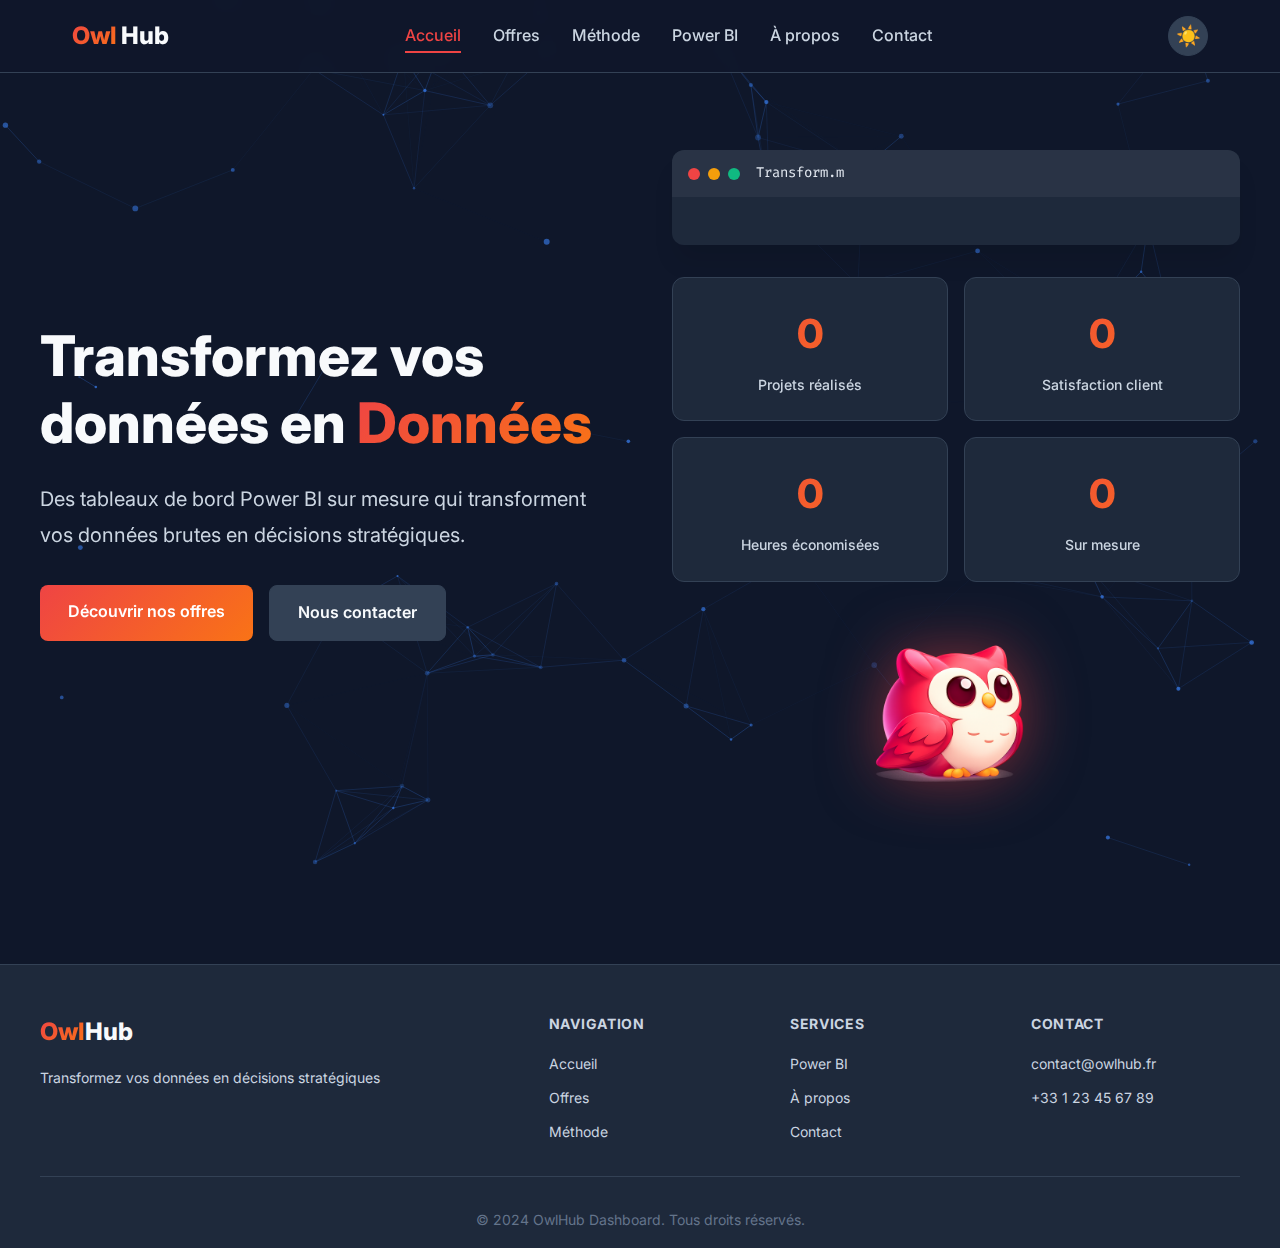
<file: index.html>
<!DOCTYPE html>
<html lang="fr" data-theme="dark">
<head>
    <meta charset="UTF-8">
    <meta name="viewport" content="width=device-width, initial-scale=1.0">
    <title>OwlHub Dashboard - Tableaux de bord Power BI sur mesure</title>
    <link rel="preconnect" href="https://fonts.googleapis.com">
    <link rel="preconnect" href="https://fonts.gstatic.com" crossorigin>
    <link href="https://fonts.googleapis.com/css2?family=Inter:wght@400;500;600;700;800&family=Fira+Code:wght@400;500&display=swap" rel="stylesheet">
    <link rel="stylesheet" href="assets/css/style.css">
</head>
<body>
    <canvas id="particles-canvas"></canvas>

    <!-- Navigation -->
    <nav class="navbar">
        <div class="nav-container">
            <a href="index.html" class="logo">
                <span class="logo-owl">Owl</span><span class="logo-hub">Hub</span>
            </a>

            <ul class="nav-menu">
                <li><a href="index.html" class="nav-link active">Accueil</a></li>
                <li><a href="offres.html" class="nav-link">Offres</a></li>
                <li><a href="methode.html" class="nav-link">Méthode</a></li>
                <li><a href="power-bi.html" class="nav-link">Power BI</a></li>
                <li><a href="a-propos.html" class="nav-link">À propos</a></li>
                <li><a href="contact.html" class="nav-link">Contact</a></li>
            </ul>

            <div class="nav-actions">
                <button id="theme-toggle" class="theme-toggle" aria-label="Toggle theme">
                    <span class="theme-icon sun">☀️</span>
                    <span class="theme-icon moon">🌙</span>
                </button>
            </div>
        </div>
    </nav>

    <!-- Hero Section -->
    <section class="hero">
        <div class="hero-container">
            <div class="hero-content">
                <h1 class="hero-title">
                    Transformez vos données en <span id="animated-word" class="animated-word">insights</span>
                </h1>
                <p class="hero-description">
                    Des tableaux de bord Power BI sur mesure qui transforment vos données brutes en décisions stratégiques.
                </p>

                <div class="hero-cta">
                    <a href="offres.html" class="btn btn-primary">Découvrir nos offres</a>
                    <a href="contact.html" class="btn btn-secondary">Nous contacter</a>
                </div>
            </div>

            <div class="hero-visual">
                <!-- Code Window -->
                <div class="code-window">
                    <div class="code-window-header">
                        <div class="code-dots">
                            <span class="dot dot-red"></span>
                            <span class="dot dot-yellow"></span>
                            <span class="dot dot-green"></span>
                        </div>
                        <span class="code-window-title">Transform.m</span>
                    </div>
                    <div class="code-window-body">
                        <pre><code id="typing-code" class="code-content"></code></pre>
                    </div>
                </div>

                <!-- Stats Grid -->
                <div class="stats-grid">
                    <div class="stat-card">
                        <div class="stat-value" data-target="50">0</div>
                        <div class="stat-label">Projets réalisés</div>
                    </div>
                    <div class="stat-card">
                        <div class="stat-value" data-target="95">0</div>
                        <div class="stat-label">Satisfaction client</div>
                    </div>
                    <div class="stat-card">
                        <div class="stat-value" data-target="24">0</div>
                        <div class="stat-label">Heures économisées</div>
                    </div>
                    <div class="stat-card">
                        <div class="stat-value" data-target="100">0</div>
                        <div class="stat-label">Sur mesure</div>
                    </div>
                </div>

                <!-- Owl Mascot -->
                <img src="assets/images/owl_dark.png" alt="OwlHub Mascot" class="owl-mascot" id="owl-mascot">
            </div>
        </div>
    </section>

    <!-- Footer -->
    <footer class="footer">
        <div class="footer-container">
            <div class="footer-brand">
                <div class="footer-logo">
                    <span class="logo-owl">Owl</span><span class="logo-hub">Hub</span>
                </div>
                <p class="footer-tagline">Transformez vos données en décisions stratégiques</p>
            </div>

            <div class="footer-links">
                <div class="footer-column">
                    <h4>Navigation</h4>
                    <ul>
                        <li><a href="index.html" class="footer-link">Accueil</a></li>
                        <li><a href="offres.html" class="footer-link">Offres</a></li>
                        <li><a href="methode.html" class="footer-link">Méthode</a></li>
                    </ul>
                </div>
                <div class="footer-column">
                    <h4>Services</h4>
                    <ul>
                        <li><a href="power-bi.html" class="footer-link">Power BI</a></li>
                        <li><a href="a-propos.html" class="footer-link">À propos</a></li>
                        <li><a href="contact.html" class="footer-link">Contact</a></li>
                    </ul>
                </div>
                <div class="footer-column">
                    <h4>Contact</h4>
                    <ul>
                        <li><a href="mailto:contact@owlhub.fr" class="footer-link">contact@owlhub.fr</a></li>
                        <li><a href="tel:+33123456789" class="footer-link">+33 1 23 45 67 89</a></li>
                    </ul>
                </div>
            </div>
        </div>
        <div class="footer-bottom">
            <p>&copy; 2024 OwlHub Dashboard. Tous droits réservés.</p>
        </div>
    </footer>

    <!-- Scripts -->
    <script src="assets/js/particles.js"></script>
    <script src="assets/js/text-animation.js"></script>
    <script src="assets/js/typing.js"></script>
    <script src="assets/js/stats.js"></script>
    <script src="assets/js/theme.js"></script>
</body>
</html>
</file>
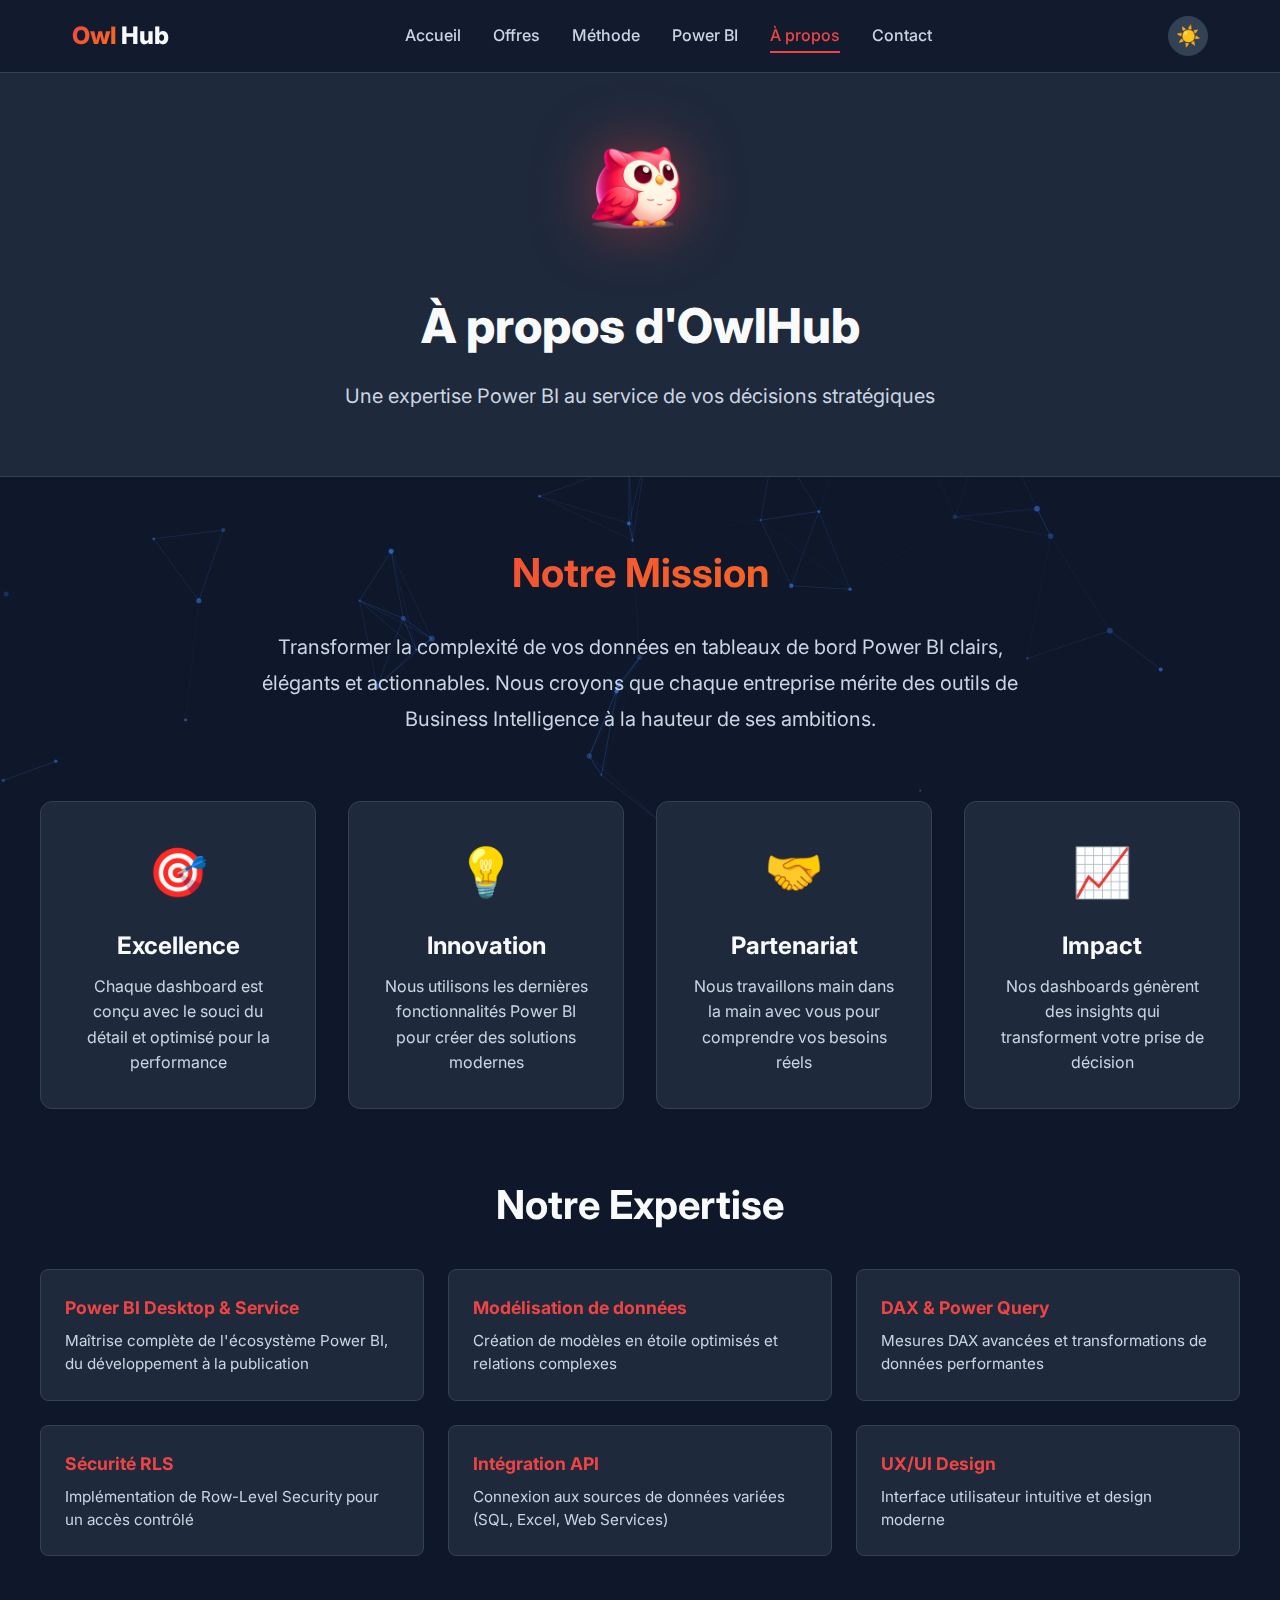
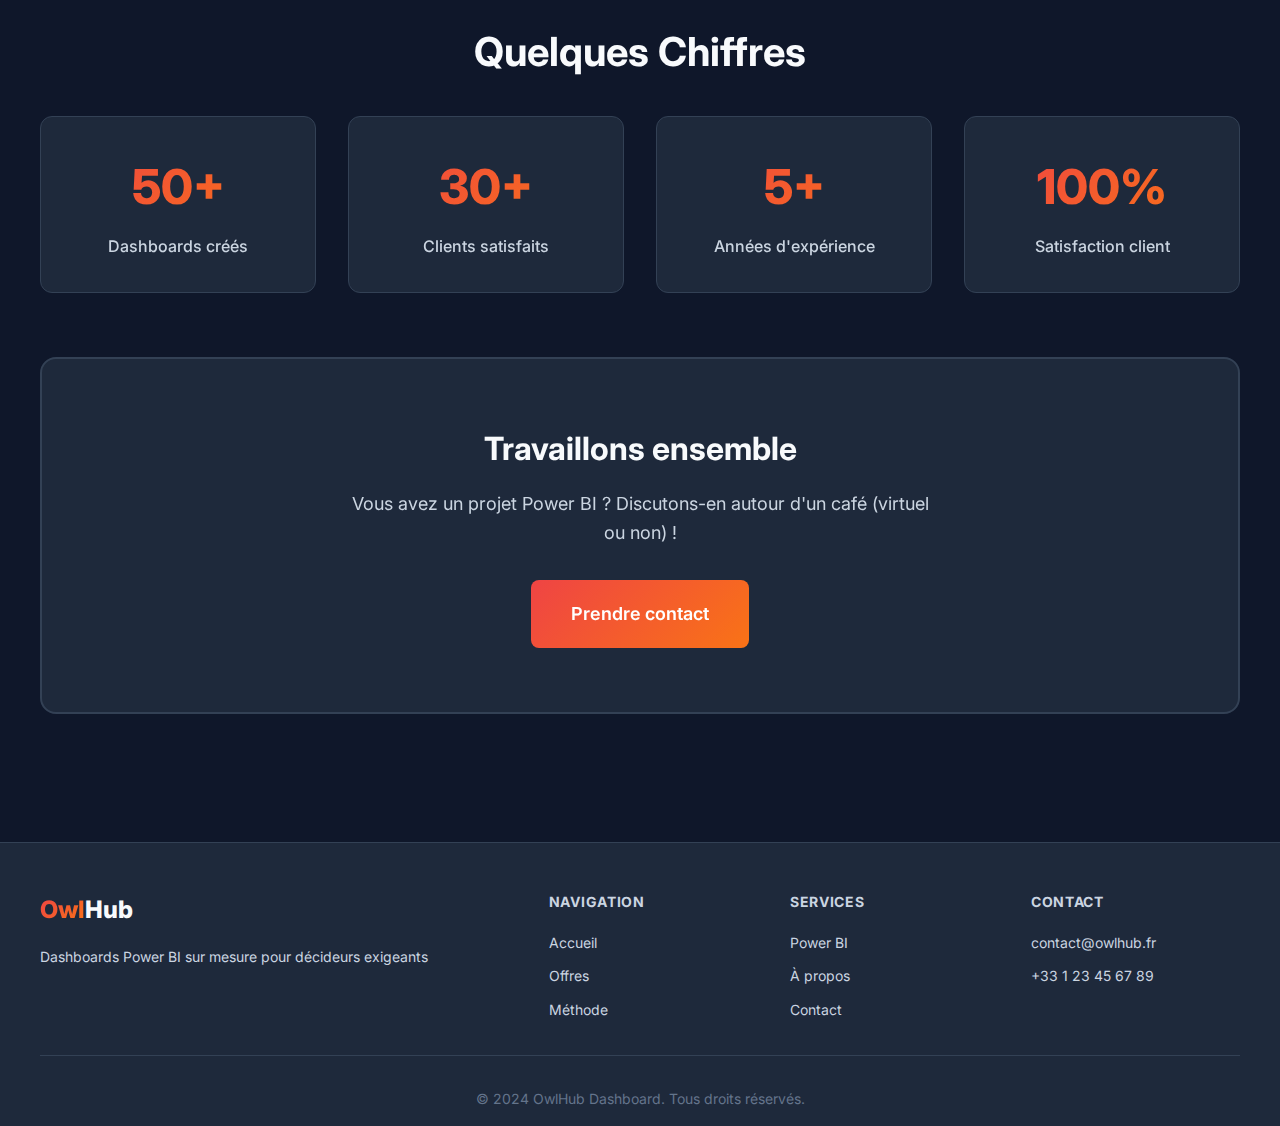
<file: a-propos.html>
<!DOCTYPE html>
<html lang="fr" data-theme="dark">
<head>
    <meta charset="UTF-8">
    <meta name="viewport" content="width=device-width, initial-scale=1.0">
    <title>À propos - OwlHub Dashboard</title>
    <link rel="preconnect" href="https://fonts.googleapis.com">
    <link rel="preconnect" href="https://fonts.gstatic.com" crossorigin>
    <link href="https://fonts.googleapis.com/css2?family=Inter:wght@400;500;600;700;800&family=Fira+Code:wght@400;500&display=swap" rel="stylesheet">
    <link rel="stylesheet" href="assets/css/style.css">
</head>
<body>
    <canvas id="particles-canvas"></canvas>

    <nav class="navbar">
        <div class="nav-container">
            <a href="index.html" class="logo">
                <span class="logo-owl">Owl</span><span class="logo-hub">Hub</span>
            </a>

            <ul class="nav-menu">
                <li><a href="index.html" class="nav-link">Accueil</a></li>
                <li><a href="offres.html" class="nav-link">Offres</a></li>
                <li><a href="methode.html" class="nav-link">Méthode</a></li>
                <li><a href="power-bi.html" class="nav-link">Power BI</a></li>
                <li><a href="a-propos.html" class="nav-link active">À propos</a></li>
                <li><a href="contact.html" class="nav-link">Contact</a></li>
            </ul>

            <div class="nav-actions">
                <button id="theme-toggle" class="theme-toggle">
                    <span class="theme-icon sun">☀️</span>
                    <span class="theme-icon moon">🌙</span>
                </button>
            </div>
        </div>
    </nav>

    <header class="page-header">
        <img src="assets/images/owl_dark.png" alt="OwlHub Mascot" class="page-owl" id="page-owl">
        <h1 class="page-title">À propos d'OwlHub</h1>
        <p class="page-subtitle">Une expertise Power BI au service de vos décisions stratégiques</p>
    </header>

    <main class="page-content">
        <div class="container">
            <section class="about-intro">
                <h2>Notre Mission</h2>
                <p class="lead">Transformer la complexité de vos données en tableaux de bord Power BI clairs, élégants et actionnables. Nous croyons que chaque entreprise mérite des outils de Business Intelligence à la hauteur de ses ambitions.</p>
            </section>

            <section class="values-grid">
                <div class="value-card">
                    <div class="value-icon">🎯</div>
                    <h3>Excellence</h3>
                    <p>Chaque dashboard est conçu avec le souci du détail et optimisé pour la performance</p>
                </div>

                <div class="value-card">
                    <div class="value-icon">💡</div>
                    <h3>Innovation</h3>
                    <p>Nous utilisons les dernières fonctionnalités Power BI pour créer des solutions modernes</p>
                </div>

                <div class="value-card">
                    <div class="value-icon">🤝</div>
                    <h3>Partenariat</h3>
                    <p>Nous travaillons main dans la main avec vous pour comprendre vos besoins réels</p>
                </div>

                <div class="value-card">
                    <div class="value-icon">📈</div>
                    <h3>Impact</h3>
                    <p>Nos dashboards génèrent des insights qui transforment votre prise de décision</p>
                </div>
            </section>

            <section class="expertise-section">
                <h2>Notre Expertise</h2>
                <div class="expertise-grid">
                    <div class="expertise-item">
                        <strong>Power BI Desktop & Service</strong>
                        <p>Maîtrise complète de l'écosystème Power BI, du développement à la publication</p>
                    </div>

                    <div class="expertise-item">
                        <strong>Modélisation de données</strong>
                        <p>Création de modèles en étoile optimisés et relations complexes</p>
                    </div>

                    <div class="expertise-item">
                        <strong>DAX & Power Query</strong>
                        <p>Mesures DAX avancées et transformations de données performantes</p>
                    </div>

                    <div class="expertise-item">
                        <strong>Sécurité RLS</strong>
                        <p>Implémentation de Row-Level Security pour un accès contrôlé</p>
                    </div>

                    <div class="expertise-item">
                        <strong>Intégration API</strong>
                        <p>Connexion aux sources de données variées (SQL, Excel, Web Services)</p>
                    </div>

                    <div class="expertise-item">
                        <strong>UX/UI Design</strong>
                        <p>Interface utilisateur intuitive et design moderne</p>
                    </div>
                </div>
            </section>

            <section class="stats-section">
                <h2>Quelques Chiffres</h2>
                <div class="stats-about-grid">
                    <div class="stat-about-card">
                        <div class="stat-about-number">50+</div>
                        <div class="stat-about-label">Dashboards créés</div>
                    </div>

                    <div class="stat-about-card">
                        <div class="stat-about-number">30+</div>
                        <div class="stat-about-label">Clients satisfaits</div>
                    </div>

                    <div class="stat-about-card">
                        <div class="stat-about-number">5+</div>
                        <div class="stat-about-label">Années d'expérience</div>
                    </div>

                    <div class="stat-about-card">
                        <div class="stat-about-number">100%</div>
                        <div class="stat-about-label">Satisfaction client</div>
                    </div>
                </div>
            </section>

            <section class="cta-section">
                <h2>Travaillons ensemble</h2>
                <p>Vous avez un projet Power BI ? Discutons-en autour d'un café (virtuel ou non) !</p>
                <a href="contact.html" class="btn btn-primary btn-large">Prendre contact</a>
            </section>
        </div>
    </main>

    <footer class="footer">
        <div class="footer-container">
            <div class="footer-brand">
                <div class="footer-logo">
                    <span class="logo-owl">Owl</span><span class="logo-hub">Hub</span>
                </div>
                <p class="footer-tagline">Dashboards Power BI sur mesure pour décideurs exigeants</p>
            </div>

            <div class="footer-links">
                <div class="footer-column">
                    <h4>Navigation</h4>
                    <ul>
                        <li><a href="index.html" class="footer-link">Accueil</a></li>
                        <li><a href="offres.html" class="footer-link">Offres</a></li>
                        <li><a href="methode.html" class="footer-link">Méthode</a></li>
                    </ul>
                </div>

                <div class="footer-column">
                    <h4>Services</h4>
                    <ul>
                        <li><a href="power-bi.html" class="footer-link">Power BI</a></li>
                        <li><a href="a-propos.html" class="footer-link">À propos</a></li>
                        <li><a href="contact.html" class="footer-link">Contact</a></li>
                    </ul>
                </div>

                <div class="footer-column">
                    <h4>Contact</h4>
                    <ul>
                        <li><a href="mailto:contact@owlhub.fr" class="footer-link">contact@owlhub.fr</a></li>
                        <li><a href="tel:+33123456789" class="footer-link">+33 1 23 45 67 89</a></li>
                    </ul>
                </div>
            </div>
        </div>

        <div class="footer-bottom">
            <p>&copy; 2024 OwlHub Dashboard. Tous droits réservés.</p>
        </div>
    </footer>

    <script src="assets/js/particles.js"></script>
    <script src="assets/js/theme.js"></script>
</body>
</html>
</file>
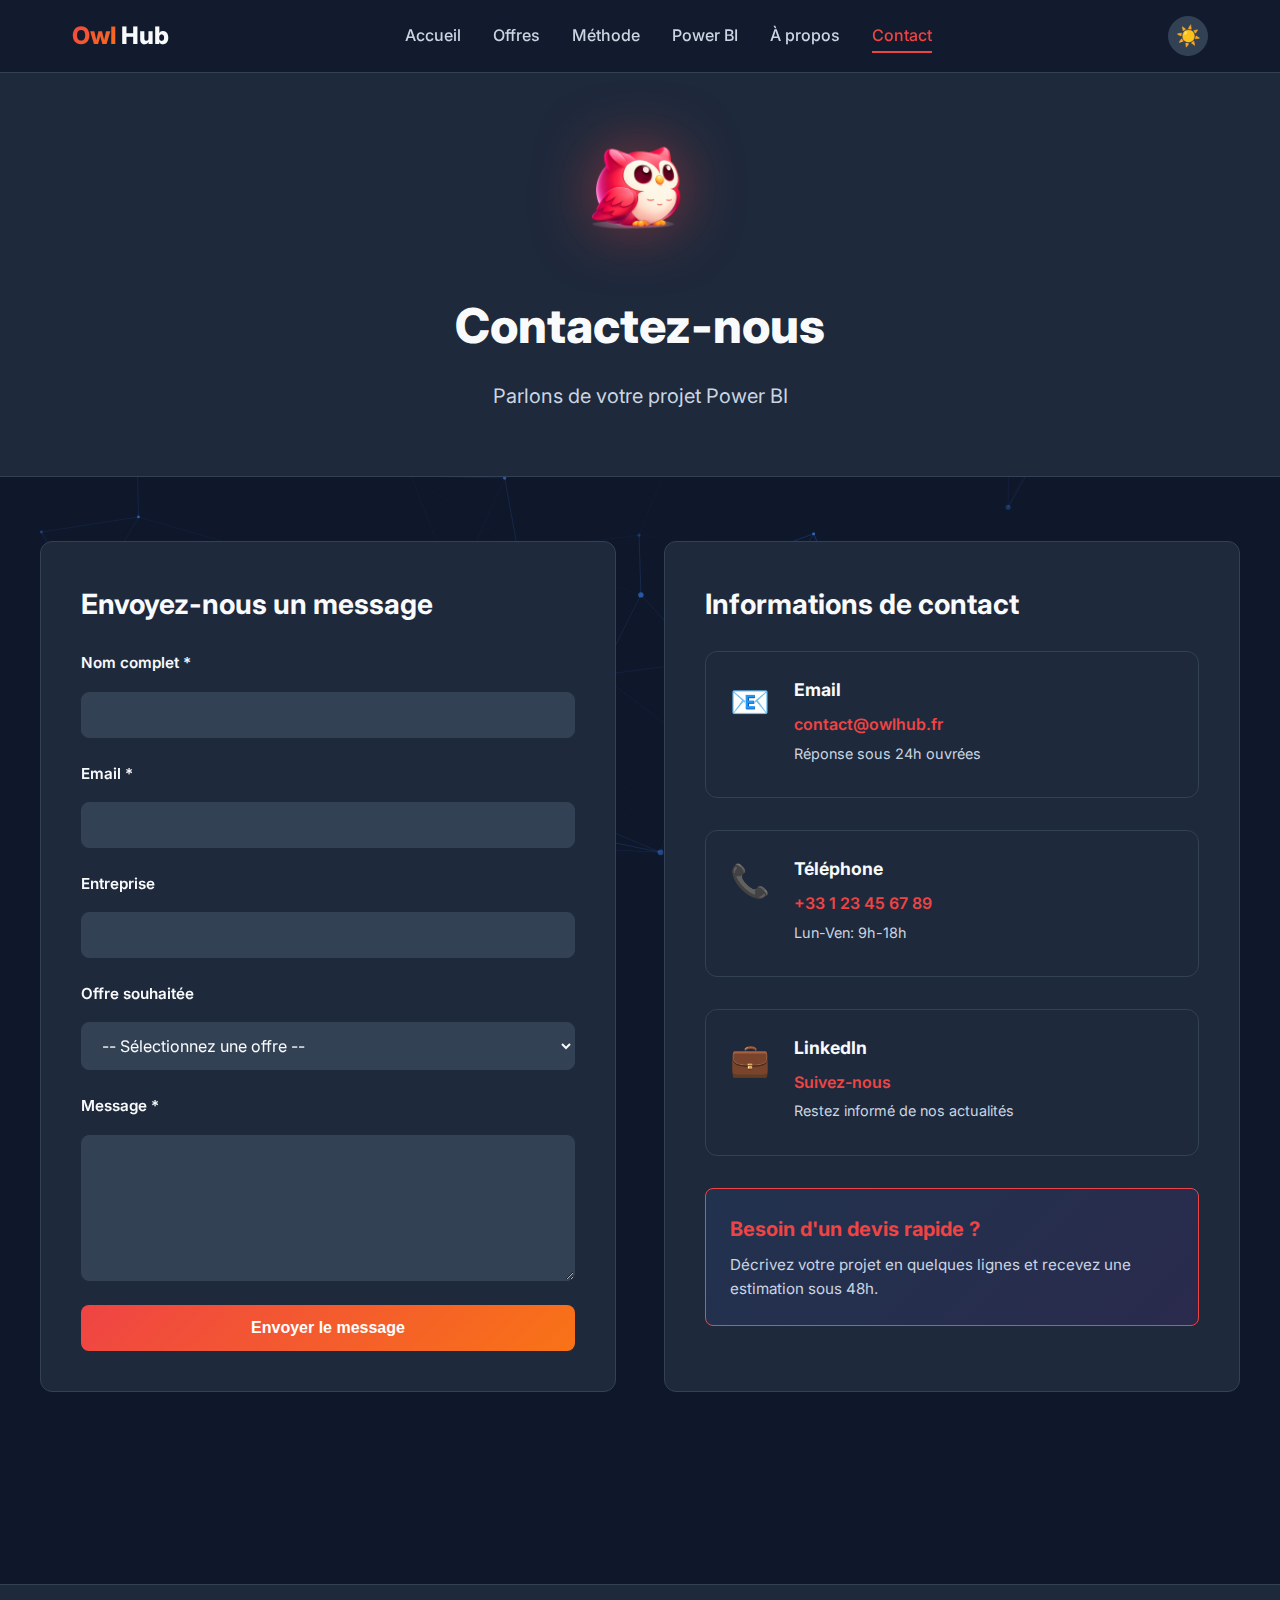
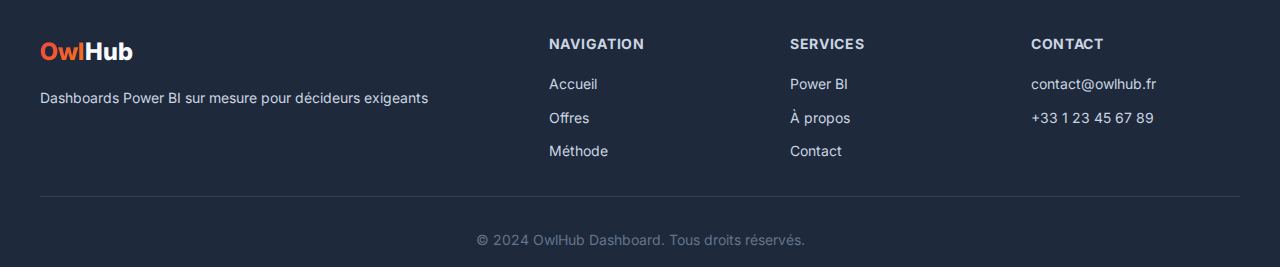
<file: contact.html>
<!DOCTYPE html>
<html lang="fr" data-theme="dark">
<head>
    <meta charset="UTF-8">
    <meta name="viewport" content="width=device-width, initial-scale=1.0">
    <title>Contact - OwlHub Dashboard</title>
    <link rel="preconnect" href="https://fonts.googleapis.com">
    <link rel="preconnect" href="https://fonts.gstatic.com" crossorigin>
    <link href="https://fonts.googleapis.com/css2?family=Inter:wght@400;500;600;700;800&family=Fira+Code:wght@400;500&display=swap" rel="stylesheet">
    <link rel="stylesheet" href="assets/css/style.css">
</head>
<body>
    <canvas id="particles-canvas"></canvas>

    <nav class="navbar">
        <div class="nav-container">
            <a href="index.html" class="logo">
                <span class="logo-owl">Owl</span><span class="logo-hub">Hub</span>
            </a>

            <ul class="nav-menu">
                <li><a href="index.html" class="nav-link">Accueil</a></li>
                <li><a href="offres.html" class="nav-link">Offres</a></li>
                <li><a href="methode.html" class="nav-link">Méthode</a></li>
                <li><a href="power-bi.html" class="nav-link">Power BI</a></li>
                <li><a href="a-propos.html" class="nav-link">À propos</a></li>
                <li><a href="contact.html" class="nav-link active">Contact</a></li>
            </ul>

            <div class="nav-actions">
                <button id="theme-toggle" class="theme-toggle">
                    <span class="theme-icon sun">☀️</span>
                    <span class="theme-icon moon">🌙</span>
                </button>
            </div>
        </div>
    </nav>

    <header class="page-header">
        <img src="assets/images/owl_dark.png" alt="OwlHub Mascot" class="page-owl" id="page-owl">
        <h1 class="page-title">Contactez-nous</h1>
        <p class="page-subtitle">Parlons de votre projet Power BI</p>
    </header>

    <main class="page-content">
        <div class="container">
            <div class="contact-grid">
                <div class="contact-form-wrapper">
                    <h2>Envoyez-nous un message</h2>
                    <form class="contact-form" action="#" method="POST">
                        <div class="form-group">
                            <label for="name">Nom complet *</label>
                            <input type="text" id="name" name="name" required>
                        </div>

                        <div class="form-group">
                            <label for="email">Email *</label>
                            <input type="email" id="email" name="email" required>
                        </div>

                        <div class="form-group">
                            <label for="company">Entreprise</label>
                            <input type="text" id="company" name="company">
                        </div>

                        <div class="form-group">
                            <label for="offer">Offre souhaitée</label>
                            <select id="offer" name="offer">
                                <option value="">-- Sélectionnez une offre --</option>
                                <option value="starter">Dashboard Starter</option>
                                <option value="pro">Dashboard Pro</option>
                                <option value="enterprise">Solution Enterprise</option>
                                <option value="other">Autre demande</option>
                            </select>
                        </div>

                        <div class="form-group">
                            <label for="message">Message *</label>
                            <textarea id="message" name="message" rows="6" required></textarea>
                        </div>

                        <button type="submit" class="btn btn-primary btn-full">Envoyer le message</button>
                    </form>
                </div>

                <div class="contact-info-wrapper">
                    <h2>Informations de contact</h2>

                    <div class="contact-info-item">
                        <div class="contact-icon">📧</div>
                        <div class="contact-details">
                            <strong>Email</strong>
                            <a href="mailto:contact@owlhub.fr">contact@owlhub.fr</a>
                            <p>Réponse sous 24h ouvrées</p>
                        </div>
                    </div>

                    <div class="contact-info-item">
                        <div class="contact-icon">📞</div>
                        <div class="contact-details">
                            <strong>Téléphone</strong>
                            <a href="tel:+33123456789">+33 1 23 45 67 89</a>
                            <p>Lun-Ven: 9h-18h</p>
                        </div>
                    </div>

                    <div class="contact-info-item">
                        <div class="contact-icon">💼</div>
                        <div class="contact-details">
                            <strong>LinkedIn</strong>
                            <a href="https://linkedin.com" target="_blank">Suivez-nous</a>
                            <p>Restez informé de nos actualités</p>
                        </div>
                    </div>

                    <div class="contact-cta">
                        <h3>Besoin d'un devis rapide ?</h3>
                        <p>Décrivez votre projet en quelques lignes et recevez une estimation sous 48h.</p>
                    </div>
                </div>
            </div>
        </div>
    </main>

    <footer class="footer">
        <div class="footer-container">
            <div class="footer-brand">
                <div class="footer-logo">
                    <span class="logo-owl">Owl</span><span class="logo-hub">Hub</span>
                </div>
                <p class="footer-tagline">Dashboards Power BI sur mesure pour décideurs exigeants</p>
            </div>

            <div class="footer-links">
                <div class="footer-column">
                    <h4>Navigation</h4>
                    <ul>
                        <li><a href="index.html" class="footer-link">Accueil</a></li>
                        <li><a href="offres.html" class="footer-link">Offres</a></li>
                        <li><a href="methode.html" class="footer-link">Méthode</a></li>
                    </ul>
                </div>

                <div class="footer-column">
                    <h4>Services</h4>
                    <ul>
                        <li><a href="power-bi.html" class="footer-link">Power BI</a></li>
                        <li><a href="a-propos.html" class="footer-link">À propos</a></li>
                        <li><a href="contact.html" class="footer-link">Contact</a></li>
                    </ul>
                </div>

                <div class="footer-column">
                    <h4>Contact</h4>
                    <ul>
                        <li><a href="mailto:contact@owlhub.fr" class="footer-link">contact@owlhub.fr</a></li>
                        <li><a href="tel:+33123456789" class="footer-link">+33 1 23 45 67 89</a></li>
                    </ul>
                </div>
            </div>
        </div>

        <div class="footer-bottom">
            <p>&copy; 2024 OwlHub Dashboard. Tous droits réservés.</p>
        </div>
    </footer>

    <script src="assets/js/particles.js"></script>
    <script src="assets/js/theme.js"></script>
</body>
</html>
</file>
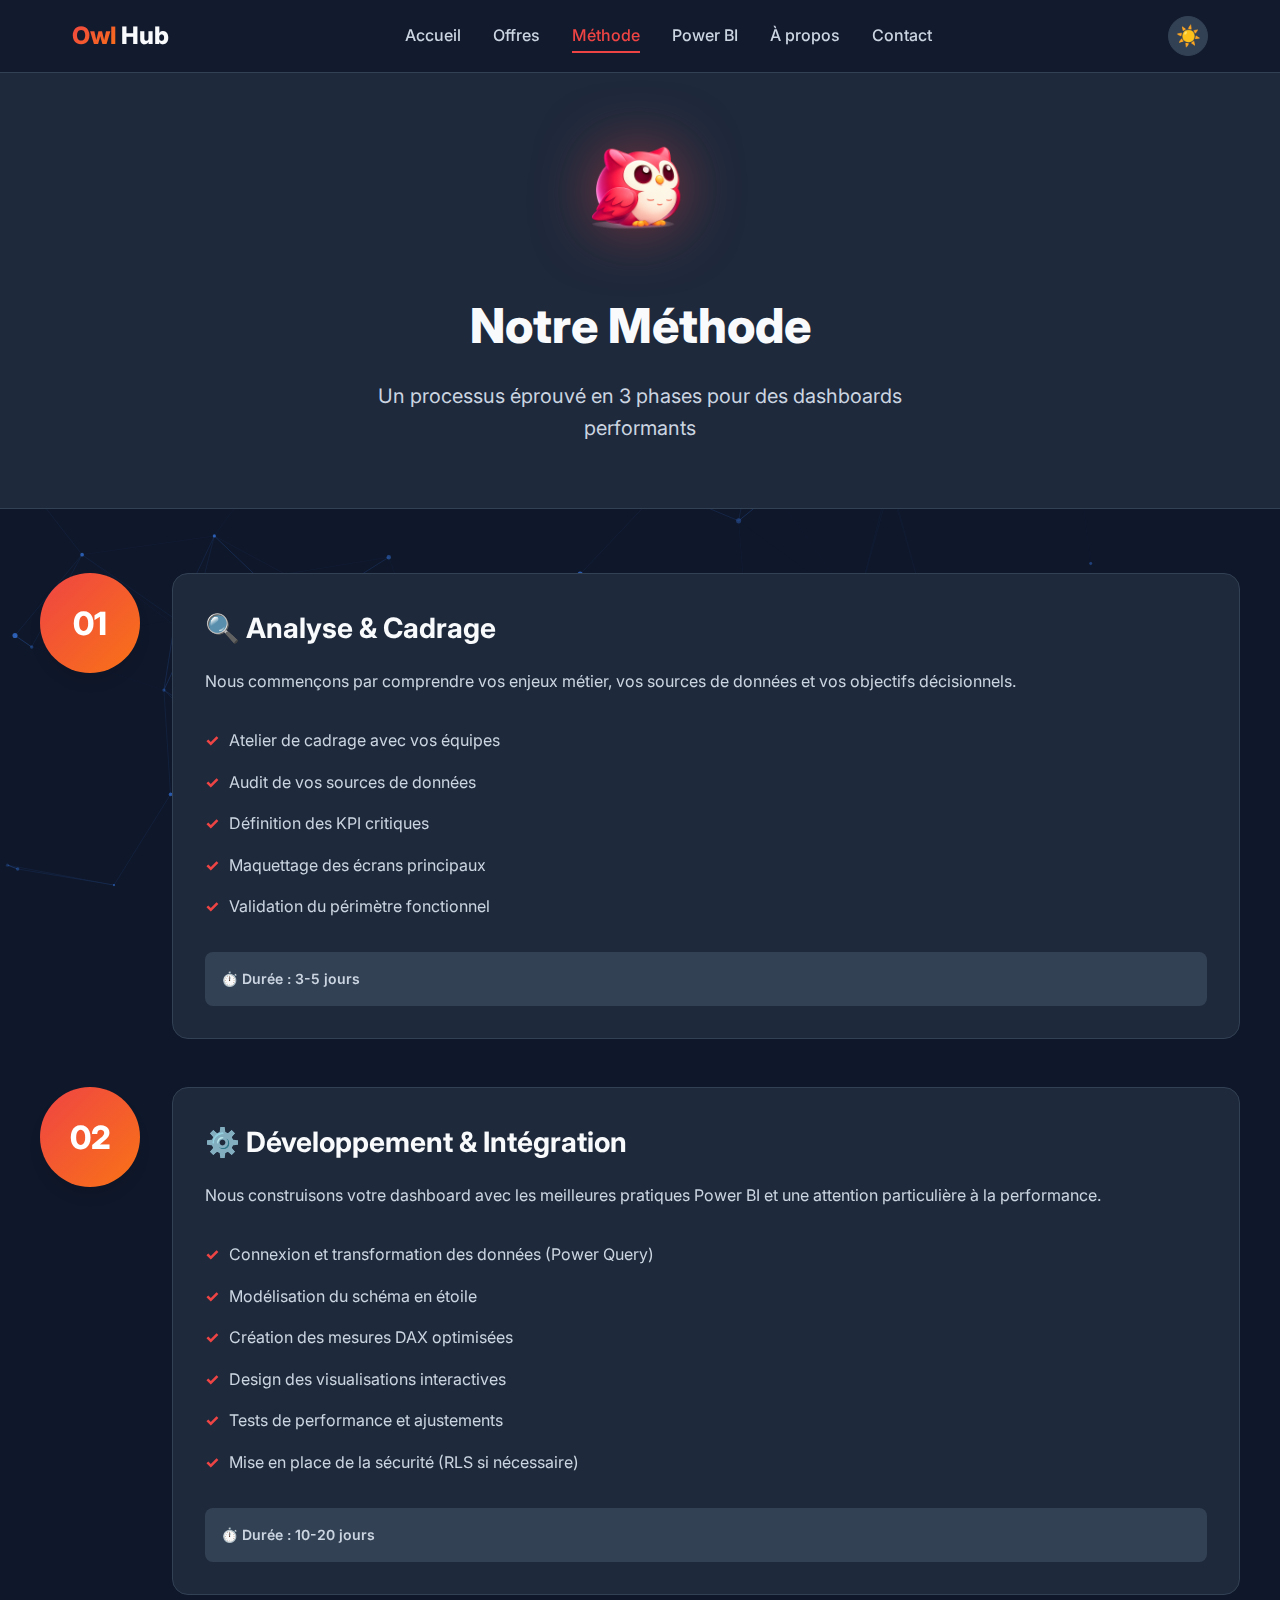
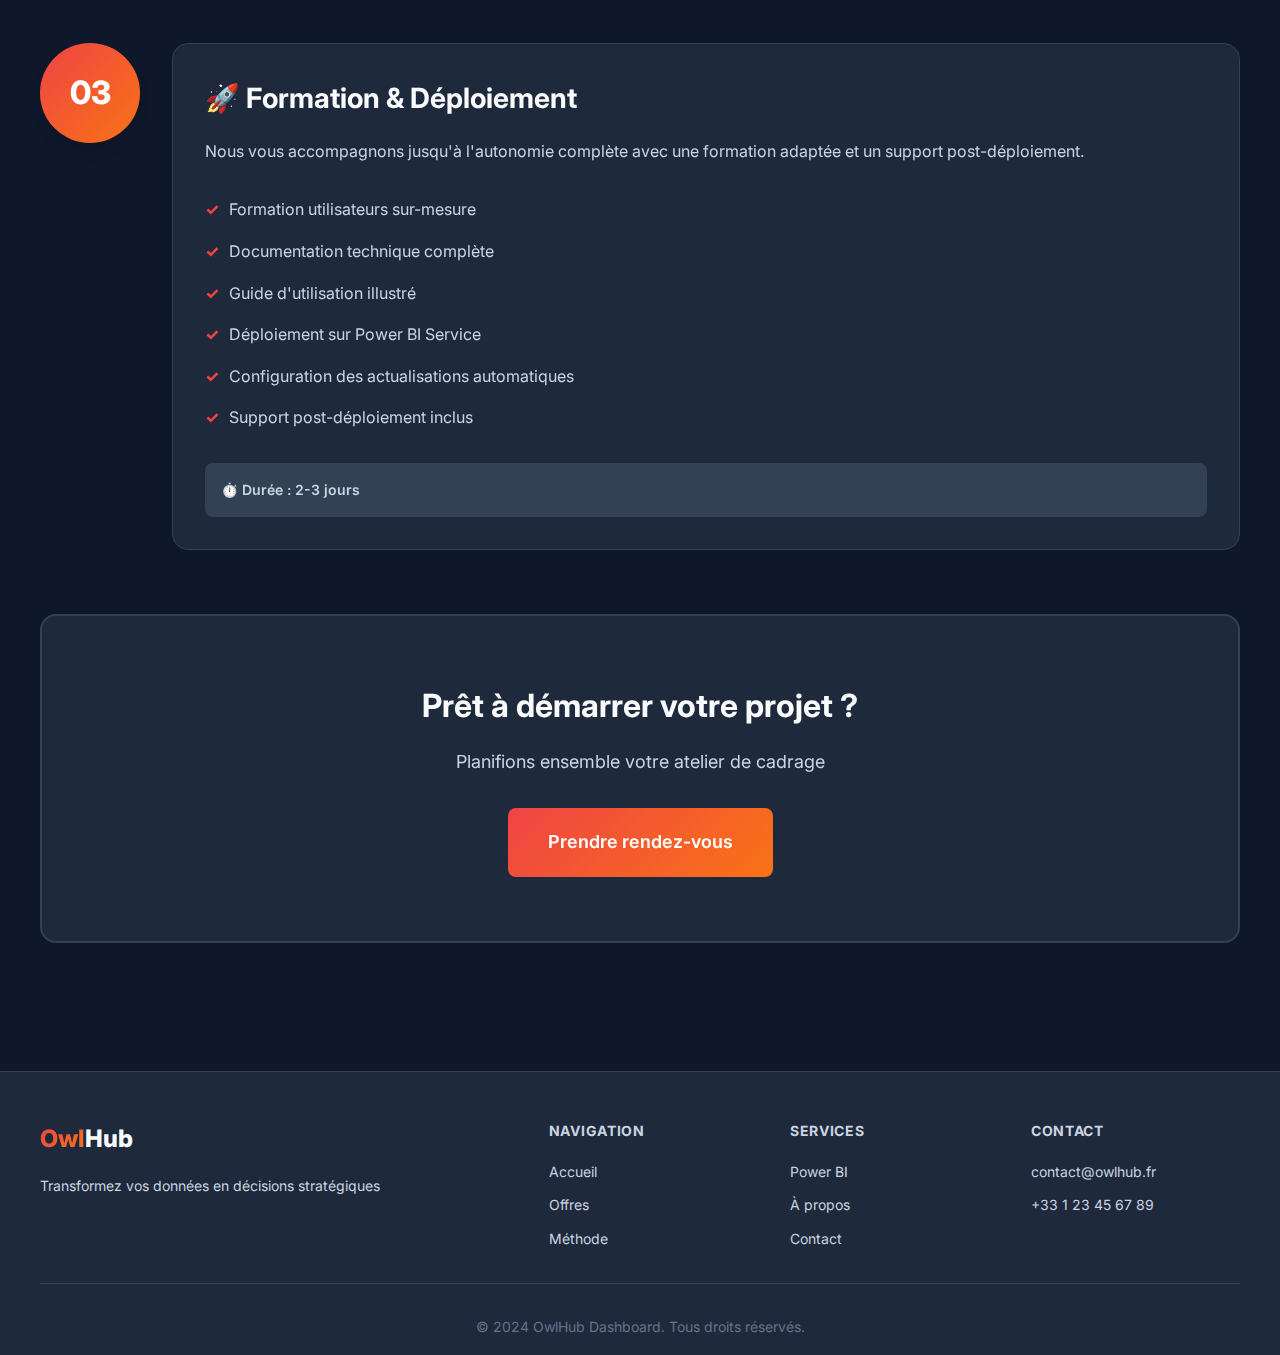
<file: methode.html>
<!DOCTYPE html>
<html lang="fr" data-theme="dark">
<head>
    <meta charset="UTF-8">
    <meta name="viewport" content="width=device-width, initial-scale=1.0">
    <title>Notre Méthode - OwlHub Dashboard</title>
    <link rel="preconnect" href="https://fonts.googleapis.com">
    <link rel="preconnect" href="https://fonts.gstatic.com" crossorigin>
    <link href="https://fonts.googleapis.com/css2?family=Inter:wght@400;500;600;700;800&display=swap" rel="stylesheet">
    <link rel="stylesheet" href="assets/css/style.css">
</head>
<body>
    <canvas id="particles-canvas"></canvas>

    <nav class="navbar">
        <div class="nav-container">
            <a href="index.html" class="logo">
                <span class="logo-owl">Owl</span><span class="logo-hub">Hub</span>
            </a>
            <ul class="nav-menu">
                <li><a href="index.html" class="nav-link">Accueil</a></li>
                <li><a href="offres.html" class="nav-link">Offres</a></li>
                <li><a href="methode.html" class="nav-link active">Méthode</a></li>
                <li><a href="power-bi.html" class="nav-link">Power BI</a></li>
                <li><a href="a-propos.html" class="nav-link">À propos</a></li>
                <li><a href="contact.html" class="nav-link">Contact</a></li>
            </ul>
            <div class="nav-actions">
                <button id="theme-toggle" class="theme-toggle" aria-label="Toggle theme">
                    <span class="theme-icon sun">☀️</span>
                    <span class="theme-icon moon">🌙</span>
                </button>
            </div>
        </div>
    </nav>

    <header class="page-header">
        <img src="assets/images/owl_dark.png" alt="OwlHub" class="page-owl" id="page-owl">
        <h1 class="page-title">Notre Méthode</h1>
        <p class="page-subtitle">Un processus éprouvé en 3 phases pour des dashboards performants</p>
    </header>

    <section class="page-content">
        <div class="container">
            <div class="method-timeline">
                <!-- Phase 1 -->
                <div class="method-phase">
                    <div class="phase-number">01</div>
                    <div class="phase-content">
                        <h2 class="phase-title">🔍 Analyse & Cadrage</h2>
                        <p class="phase-description">
                            Nous commençons par comprendre vos enjeux métier, vos sources de données
                            et vos objectifs décisionnels.
                        </p>
                        <ul class="phase-list">
                            <li>Atelier de cadrage avec vos équipes</li>
                            <li>Audit de vos sources de données</li>
                            <li>Définition des KPI critiques</li>
                            <li>Maquettage des écrans principaux</li>
                            <li>Validation du périmètre fonctionnel</li>
                        </ul>
                        <div class="phase-duration">⏱️ Durée : 3-5 jours</div>
                    </div>
                </div>

                <!-- Phase 2 -->
                <div class="method-phase">
                    <div class="phase-number">02</div>
                    <div class="phase-content">
                        <h2 class="phase-title">⚙️ Développement & Intégration</h2>
                        <p class="phase-description">
                            Nous construisons votre dashboard avec les meilleures pratiques
                            Power BI et une attention particulière à la performance.
                        </p>
                        <ul class="phase-list">
                            <li>Connexion et transformation des données (Power Query)</li>
                            <li>Modélisation du schéma en étoile</li>
                            <li>Création des mesures DAX optimisées</li>
                            <li>Design des visualisations interactives</li>
                            <li>Tests de performance et ajustements</li>
                            <li>Mise en place de la sécurité (RLS si nécessaire)</li>
                        </ul>
                        <div class="phase-duration">⏱️ Durée : 10-20 jours</div>
                    </div>
                </div>

                <!-- Phase 3 -->
                <div class="method-phase">
                    <div class="phase-number">03</div>
                    <div class="phase-content">
                        <h2 class="phase-title">🚀 Formation & Déploiement</h2>
                        <p class="phase-description">
                            Nous vous accompagnons jusqu'à l'autonomie complète avec une formation
                            adaptée et un support post-déploiement.
                        </p>
                        <ul class="phase-list">
                            <li>Formation utilisateurs sur-mesure</li>
                            <li>Documentation technique complète</li>
                            <li>Guide d'utilisation illustré</li>
                            <li>Déploiement sur Power BI Service</li>
                            <li>Configuration des actualisations automatiques</li>
                            <li>Support post-déploiement inclus</li>
                        </ul>
                        <div class="phase-duration">⏱️ Durée : 2-3 jours</div>
                    </div>
                </div>
            </div>

            <div class="cta-section">
                <h2>Prêt à démarrer votre projet ?</h2>
                <p>Planifions ensemble votre atelier de cadrage</p>
                <a href="contact.html" class="btn btn-primary btn-large">Prendre rendez-vous</a>
            </div>
        </div>
    </section>

    <footer class="footer">
        <div class="footer-container">
            <div class="footer-brand">
                <div class="footer-logo">
                    <span class="logo-owl">Owl</span><span class="logo-hub">Hub</span>
                </div>
                <p class="footer-tagline">Transformez vos données en décisions stratégiques</p>
            </div>
            <div class="footer-links">
                <div class="footer-column">
                    <h4>Navigation</h4>
                    <ul>
                        <li><a href="index.html" class="footer-link">Accueil</a></li>
                        <li><a href="offres.html" class="footer-link">Offres</a></li>
                        <li><a href="methode.html" class="footer-link">Méthode</a></li>
                    </ul>
                </div>
                <div class="footer-column">
                    <h4>Services</h4>
                    <ul>
                        <li><a href="power-bi.html" class="footer-link">Power BI</a></li>
                        <li><a href="a-propos.html" class="footer-link">À propos</a></li>
                        <li><a href="contact.html" class="footer-link">Contact</a></li>
                    </ul>
                </div>
                <div class="footer-column">
                    <h4>Contact</h4>
                    <ul>
                        <li><a href="mailto:contact@owlhub.fr" class="footer-link">contact@owlhub.fr</a></li>
                        <li><a href="tel:+33123456789" class="footer-link">+33 1 23 45 67 89</a></li>
                    </ul>
                </div>
            </div>
        </div>
        <div class="footer-bottom">
            <p>&copy; 2024 OwlHub Dashboard. Tous droits réservés.</p>
        </div>
    </footer>

    <script src="assets/js/particles.js"></script>
    <script src="assets/js/theme.js"></script>
</body>
</html>
</file>
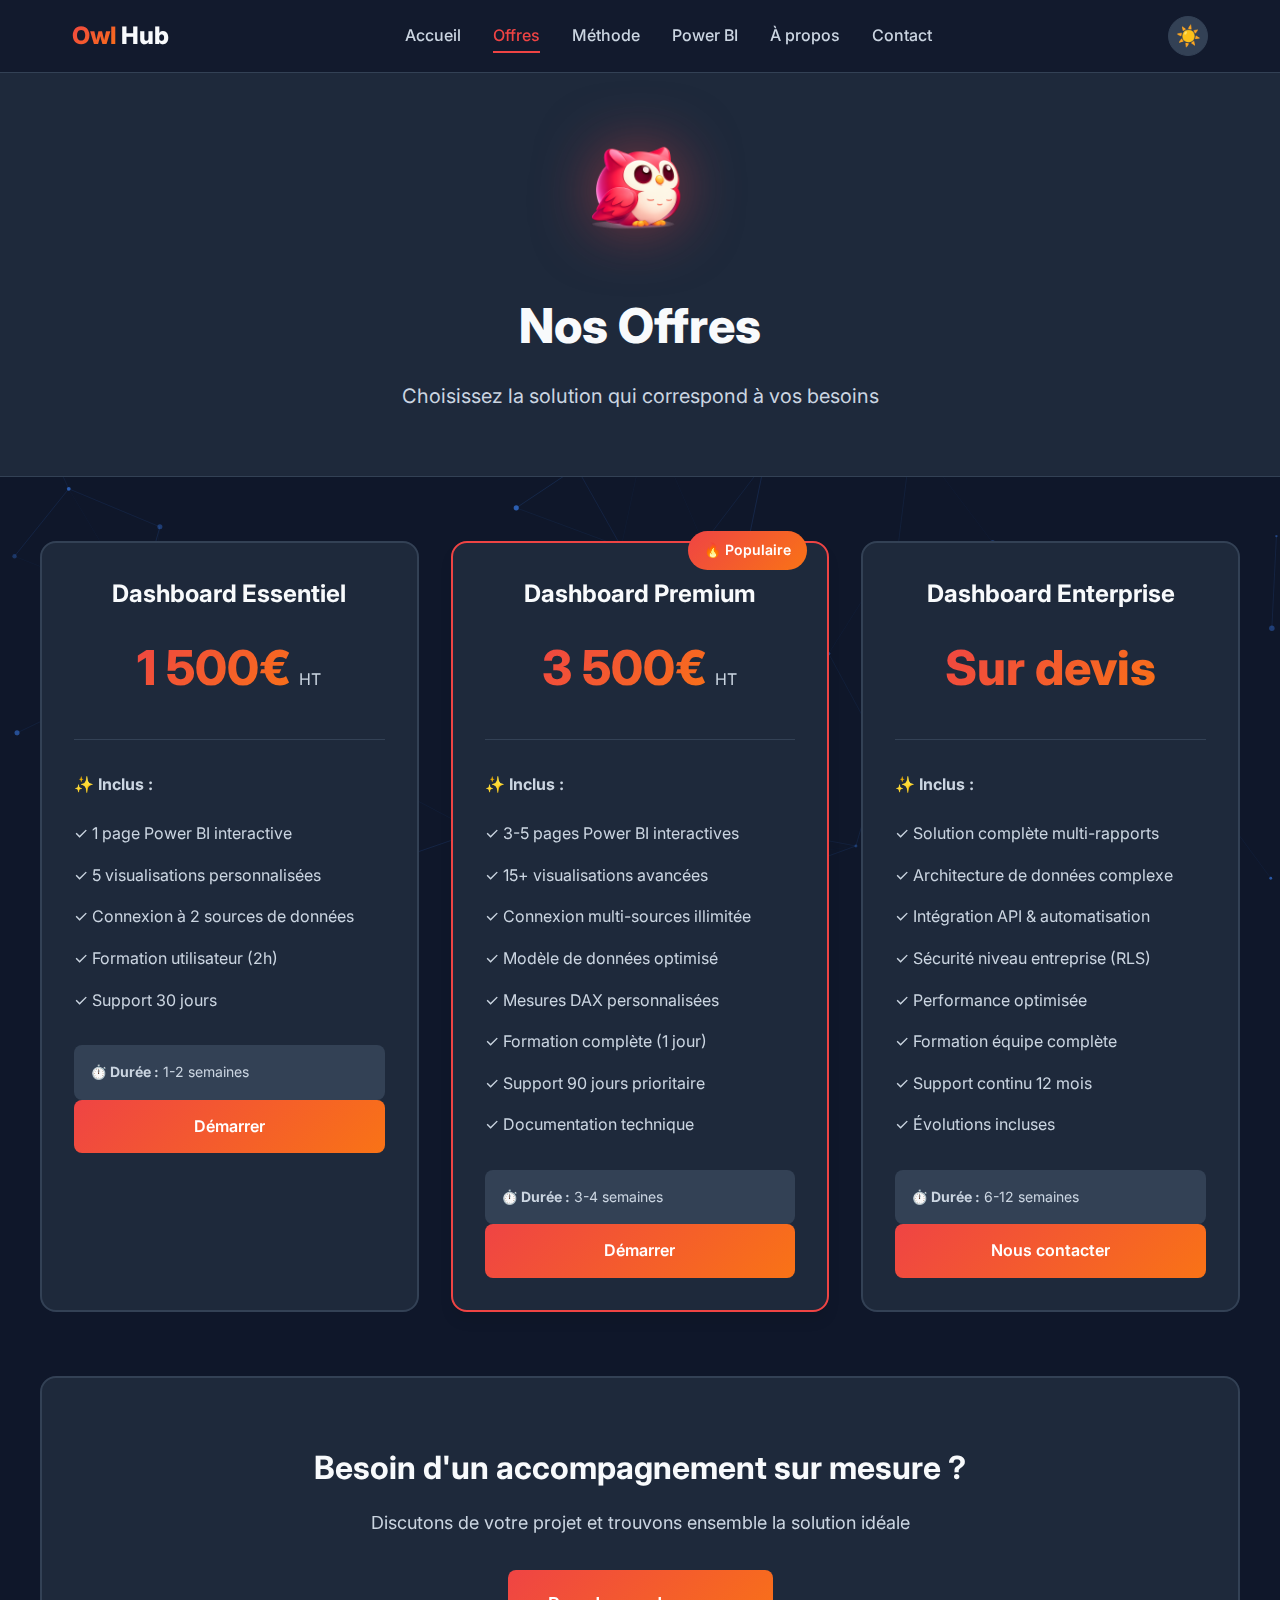
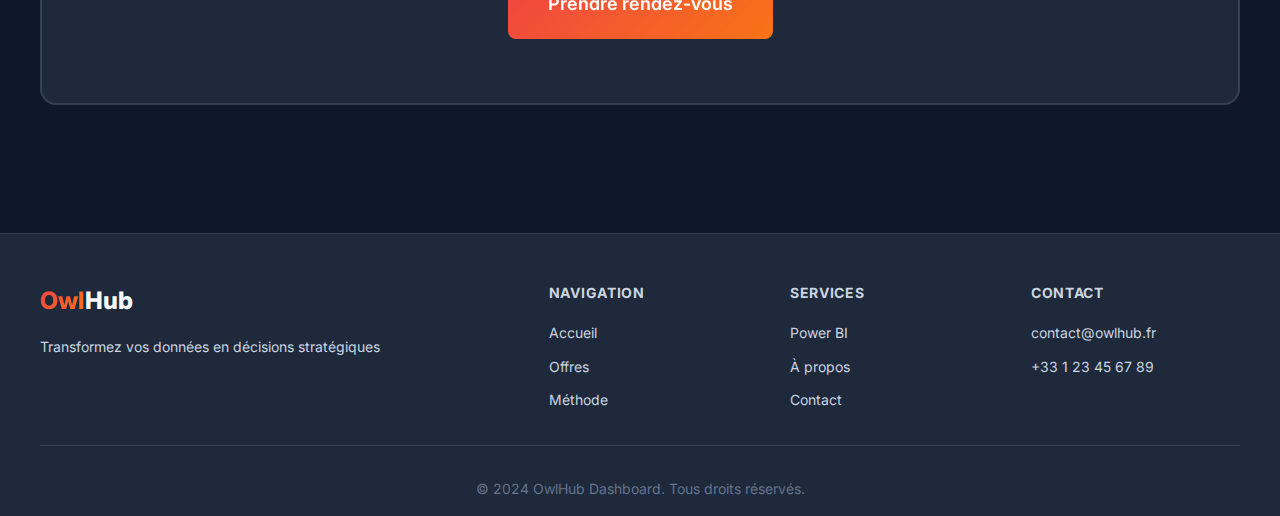
<file: offres.html>
<!DOCTYPE html>
<html lang="fr" data-theme="dark">
<head>
    <meta charset="UTF-8">
    <meta name="viewport" content="width=device-width, initial-scale=1.0">
    <title>Nos Offres - OwlHub Dashboard</title>
    <link rel="preconnect" href="https://fonts.googleapis.com">
    <link rel="preconnect" href="https://fonts.gstatic.com" crossorigin>
    <link href="https://fonts.googleapis.com/css2?family=Inter:wght@400;500;600;700;800&display=swap" rel="stylesheet">
    <link rel="stylesheet" href="assets/css/style.css">
</head>
<body>
    <canvas id="particles-canvas"></canvas>

    <!-- Navigation -->
    <nav class="navbar">
        <div class="nav-container">
            <a href="index.html" class="logo">
                <span class="logo-owl">Owl</span><span class="logo-hub">Hub</span>
            </a>
            <ul class="nav-menu">
                <li><a href="index.html" class="nav-link">Accueil</a></li>
                <li><a href="offres.html" class="nav-link active">Offres</a></li>
                <li><a href="methode.html" class="nav-link">Méthode</a></li>
                <li><a href="power-bi.html" class="nav-link">Power BI</a></li>
                <li><a href="a-propos.html" class="nav-link">À propos</a></li>
                <li><a href="contact.html" class="nav-link">Contact</a></li>
            </ul>
            <div class="nav-actions">
                <button id="theme-toggle" class="theme-toggle" aria-label="Toggle theme">
                    <span class="theme-icon sun">☀️</span>
                    <span class="theme-icon moon">🌙</span>
                </button>
            </div>
        </div>
    </nav>

    <!-- Page Header -->
    <header class="page-header">
        <img src="assets/images/owl_dark.png" alt="OwlHub" class="page-owl" id="page-owl">
        <h1 class="page-title">Nos Offres</h1>
        <p class="page-subtitle">Choisissez la solution qui correspond à vos besoins</p>
    </header>

    <!-- Content -->
    <section class="page-content">
        <div class="container">
            <div class="pricing-grid">
                <!-- Offre Essentiel -->
                <div class="pricing-card">
                    <div class="pricing-header">
                        <h3>Dashboard Essentiel</h3>
                        <div class="pricing-price">
                            <span class="price-amount">1 500€</span>
                            <span class="price-period">HT</span>
                        </div>
                    </div>
                    <div class="pricing-features">
                        <h4>✨ Inclus :</h4>
                        <ul>
                            <li>✓ 1 page Power BI interactive</li>
                            <li>✓ 5 visualisations personnalisées</li>
                            <li>✓ Connexion à 2 sources de données</li>
                            <li>✓ Formation utilisateur (2h)</li>
                            <li>✓ Support 30 jours</li>
                        </ul>
                        <div class="pricing-duration">
                            <strong>⏱️ Durée :</strong> 1-2 semaines
                        </div>
                    </div>
                    <a href="contact.html" class="btn btn-primary btn-full">Démarrer</a>
                </div>

                <!-- Offre Premium -->
                <div class="pricing-card pricing-featured">
                    <div class="pricing-badge">🔥 Populaire</div>
                    <div class="pricing-header">
                        <h3>Dashboard Premium</h3>
                        <div class="pricing-price">
                            <span class="price-amount">3 500€</span>
                            <span class="price-period">HT</span>
                        </div>
                    </div>
                    <div class="pricing-features">
                        <h4>✨ Inclus :</h4>
                        <ul>
                            <li>✓ 3-5 pages Power BI interactives</li>
                            <li>✓ 15+ visualisations avancées</li>
                            <li>✓ Connexion multi-sources illimitée</li>
                            <li>✓ Modèle de données optimisé</li>
                            <li>✓ Mesures DAX personnalisées</li>
                            <li>✓ Formation complète (1 jour)</li>
                            <li>✓ Support 90 jours prioritaire</li>
                            <li>✓ Documentation technique</li>
                        </ul>
                        <div class="pricing-duration">
                            <strong>⏱️ Durée :</strong> 3-4 semaines
                        </div>
                    </div>
                    <a href="contact.html" class="btn btn-primary btn-full">Démarrer</a>
                </div>

                <!-- Offre Enterprise -->
                <div class="pricing-card">
                    <div class="pricing-header">
                        <h3>Dashboard Enterprise</h3>
                        <div class="pricing-price">
                            <span class="price-amount">Sur devis</span>
                        </div>
                    </div>
                    <div class="pricing-features">
                        <h4>✨ Inclus :</h4>
                        <ul>
                            <li>✓ Solution complète multi-rapports</li>
                            <li>✓ Architecture de données complexe</li>
                            <li>✓ Intégration API & automatisation</li>
                            <li>✓ Sécurité niveau entreprise (RLS)</li>
                            <li>✓ Performance optimisée</li>
                            <li>✓ Formation équipe complète</li>
                            <li>✓ Support continu 12 mois</li>
                            <li>✓ Évolutions incluses</li>
                        </ul>
                        <div class="pricing-duration">
                            <strong>⏱️ Durée :</strong> 6-12 semaines
                        </div>
                    </div>
                    <a href="contact.html" class="btn btn-primary btn-full">Nous contacter</a>
                </div>
            </div>

            <!-- CTA Section -->
            <div class="cta-section">
                <h2>Besoin d'un accompagnement sur mesure ?</h2>
                <p>Discutons de votre projet et trouvons ensemble la solution idéale</p>
                <a href="contact.html" class="btn btn-primary btn-large">Prendre rendez-vous</a>
            </div>
        </div>
    </section>

    <!-- Footer -->
    <footer class="footer">
        <div class="footer-container">
            <div class="footer-brand">
                <div class="footer-logo">
                    <span class="logo-owl">Owl</span><span class="logo-hub">Hub</span>
                </div>
                <p class="footer-tagline">Transformez vos données en décisions stratégiques</p>
            </div>
            <div class="footer-links">
                <div class="footer-column">
                    <h4>Navigation</h4>
                    <ul>
                        <li><a href="index.html" class="footer-link">Accueil</a></li>
                        <li><a href="offres.html" class="footer-link">Offres</a></li>
                        <li><a href="methode.html" class="footer-link">Méthode</a></li>
                    </ul>
                </div>
                <div class="footer-column">
                    <h4>Services</h4>
                    <ul>
                        <li><a href="power-bi.html" class="footer-link">Power BI</a></li>
                        <li><a href="a-propos.html" class="footer-link">À propos</a></li>
                        <li><a href="contact.html" class="footer-link">Contact</a></li>
                    </ul>
                </div>
                <div class="footer-column">
                    <h4>Contact</h4>
                    <ul>
                        <li><a href="mailto:contact@owlhub.fr" class="footer-link">contact@owlhub.fr</a></li>
                        <li><a href="tel:+33123456789" class="footer-link">+33 1 23 45 67 89</a></li>
                    </ul>
                </div>
            </div>
        </div>
        <div class="footer-bottom">
            <p>&copy; 2024 OwlHub Dashboard. Tous droits réservés.</p>
        </div>
    </footer>

    <script src="assets/js/particles.js"></script>
    <script src="assets/js/theme.js"></script>
</body>
</html>
</file>
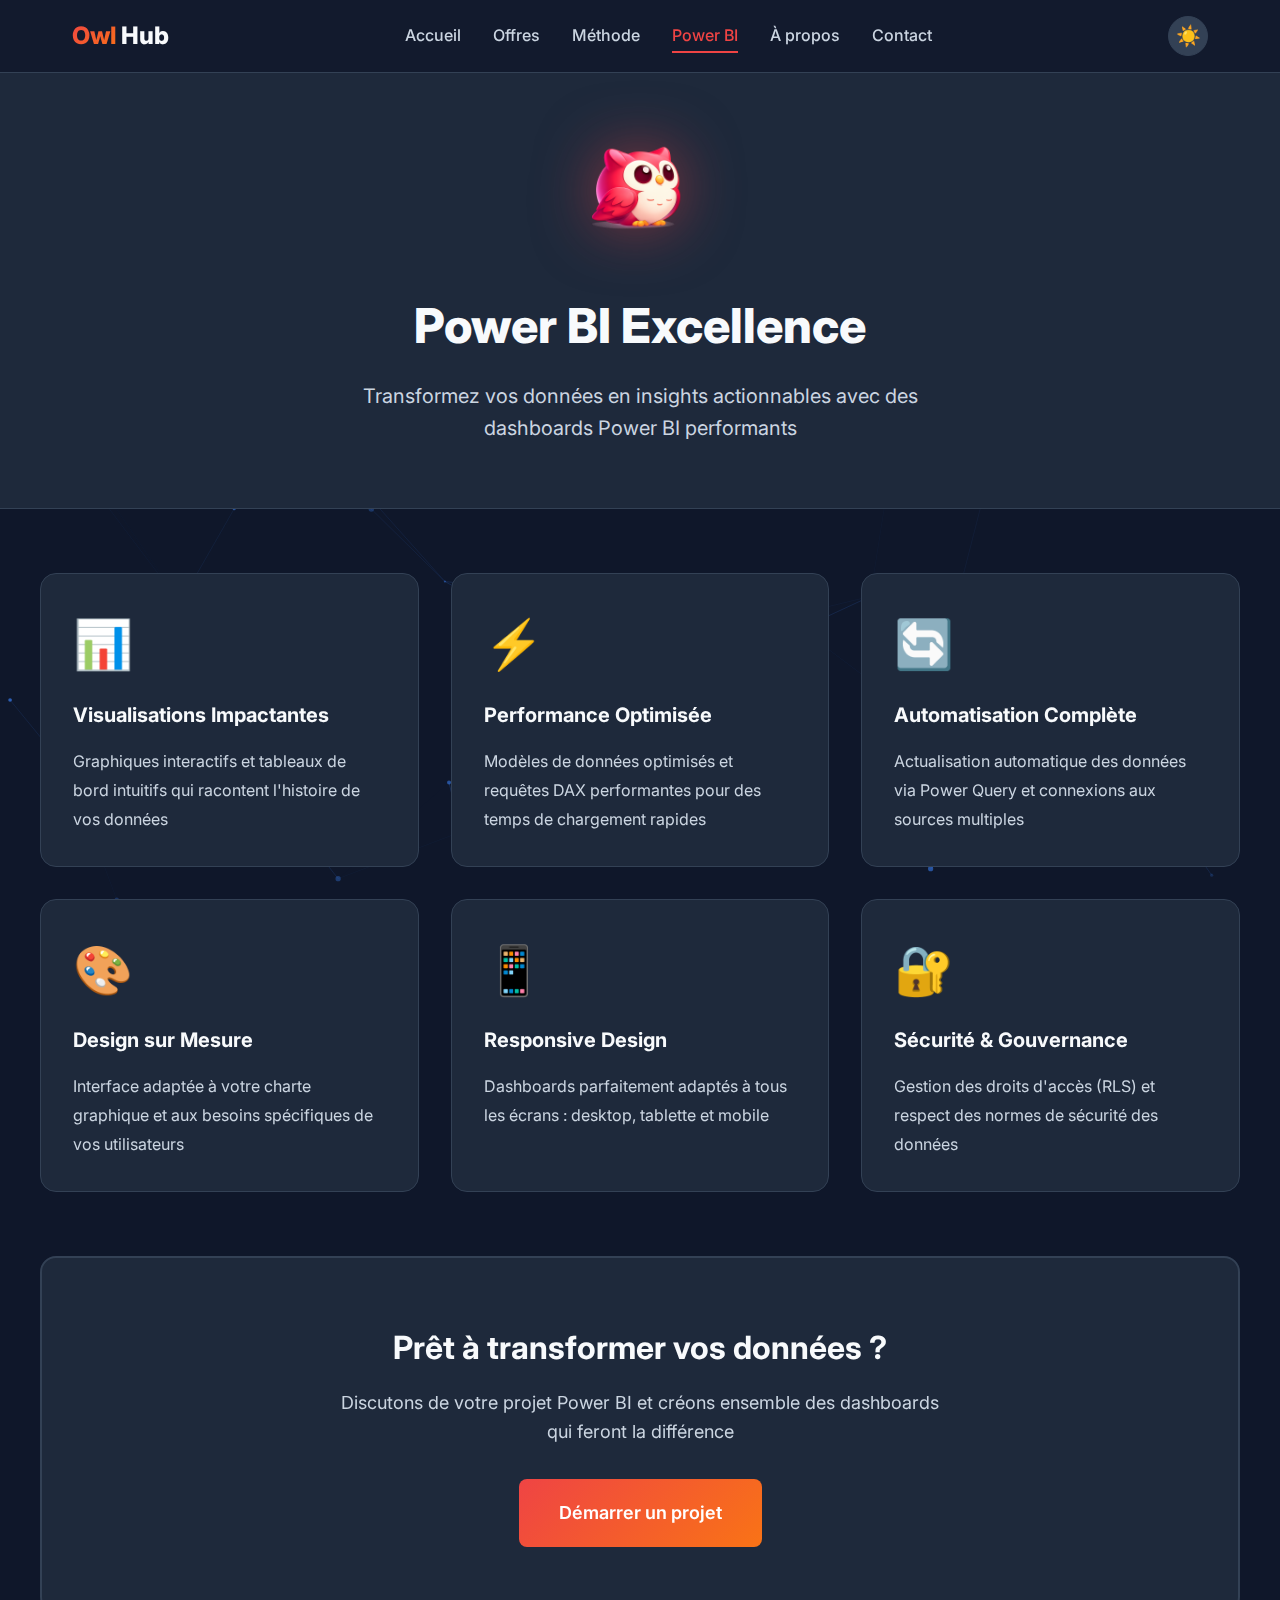
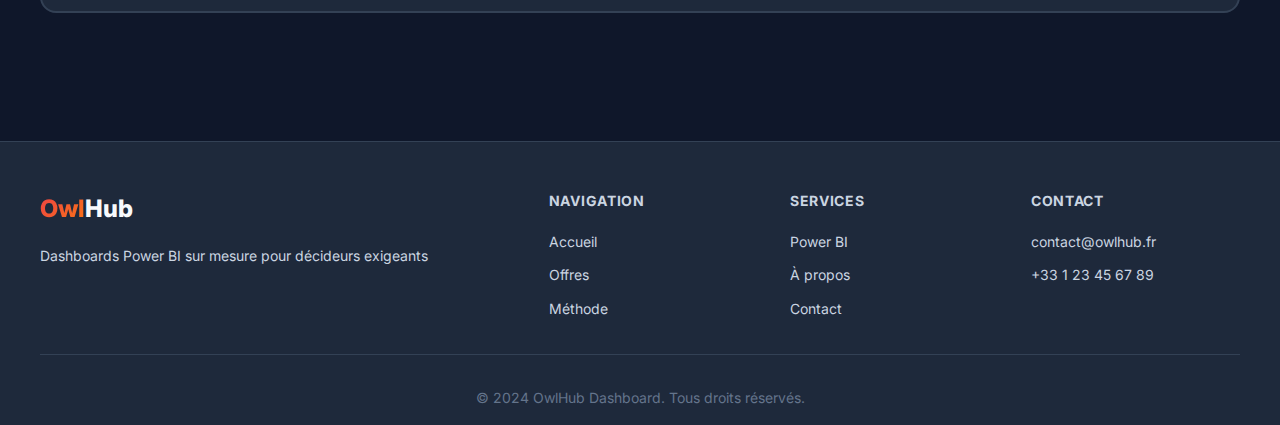
<file: power-bi.html>
<!DOCTYPE html>
<html lang="fr" data-theme="dark">
<head>
    <meta charset="UTF-8">
    <meta name="viewport" content="width=device-width, initial-scale=1.0">
    <title>Power BI - OwlHub Dashboard</title>
    <link rel="preconnect" href="https://fonts.googleapis.com">
    <link rel="preconnect" href="https://fonts.gstatic.com" crossorigin>
    <link href="https://fonts.googleapis.com/css2?family=Inter:wght@400;500;600;700;800&family=Fira+Code:wght@400;500&display=swap" rel="stylesheet">
    <link rel="stylesheet" href="assets/css/style.css">
</head>
<body>
    <canvas id="particles-canvas"></canvas>

    <nav class="navbar">
        <div class="nav-container">
            <a href="index.html" class="logo">
                <span class="logo-owl">Owl</span><span class="logo-hub">Hub</span>
            </a>

            <ul class="nav-menu">
                <li><a href="index.html" class="nav-link">Accueil</a></li>
                <li><a href="offres.html" class="nav-link">Offres</a></li>
                <li><a href="methode.html" class="nav-link">Méthode</a></li>
                <li><a href="power-bi.html" class="nav-link active">Power BI</a></li>
                <li><a href="a-propos.html" class="nav-link">À propos</a></li>
                <li><a href="contact.html" class="nav-link">Contact</a></li>
            </ul>

            <div class="nav-actions">
                <button id="theme-toggle" class="theme-toggle">
                    <span class="theme-icon sun">☀️</span>
                    <span class="theme-icon moon">🌙</span>
                </button>
            </div>
        </div>
    </nav>

    <header class="page-header">
        <img src="assets/images/owl_dark.png" alt="OwlHub Mascot" class="page-owl" id="page-owl">
        <h1 class="page-title">Power BI Excellence</h1>
        <p class="page-subtitle">Transformez vos données en insights actionnables avec des dashboards Power BI performants</p>
    </header>

    <main class="page-content">
        <div class="container">
            <section class="features-grid">
                <div class="feature-card">
                    <div class="feature-icon">📊</div>
                    <h3>Visualisations Impactantes</h3>
                    <p>Graphiques interactifs et tableaux de bord intuitifs qui racontent l'histoire de vos données</p>
                </div>

                <div class="feature-card">
                    <div class="feature-icon">⚡</div>
                    <h3>Performance Optimisée</h3>
                    <p>Modèles de données optimisés et requêtes DAX performantes pour des temps de chargement rapides</p>
                </div>

                <div class="feature-card">
                    <div class="feature-icon">🔄</div>
                    <h3>Automatisation Complète</h3>
                    <p>Actualisation automatique des données via Power Query et connexions aux sources multiples</p>
                </div>

                <div class="feature-card">
                    <div class="feature-icon">🎨</div>
                    <h3>Design sur Mesure</h3>
                    <p>Interface adaptée à votre charte graphique et aux besoins spécifiques de vos utilisateurs</p>
                </div>

                <div class="feature-card">
                    <div class="feature-icon">📱</div>
                    <h3>Responsive Design</h3>
                    <p>Dashboards parfaitement adaptés à tous les écrans : desktop, tablette et mobile</p>
                </div>

                <div class="feature-card">
                    <div class="feature-icon">🔐</div>
                    <h3>Sécurité & Gouvernance</h3>
                    <p>Gestion des droits d'accès (RLS) et respect des normes de sécurité des données</p>
                </div>
            </section>

            <section class="cta-section">
                <h2>Prêt à transformer vos données ?</h2>
                <p>Discutons de votre projet Power BI et créons ensemble des dashboards qui feront la différence</p>
                <a href="contact.html" class="btn btn-primary btn-large">Démarrer un projet</a>
            </section>
        </div>
    </main>

    <footer class="footer">
        <div class="footer-container">
            <div class="footer-brand">
                <div class="footer-logo">
                    <span class="logo-owl">Owl</span><span class="logo-hub">Hub</span>
                </div>
                <p class="footer-tagline">Dashboards Power BI sur mesure pour décideurs exigeants</p>
            </div>

            <div class="footer-links">
                <div class="footer-column">
                    <h4>Navigation</h4>
                    <ul>
                        <li><a href="index.html" class="footer-link">Accueil</a></li>
                        <li><a href="offres.html" class="footer-link">Offres</a></li>
                        <li><a href="methode.html" class="footer-link">Méthode</a></li>
                    </ul>
                </div>

                <div class="footer-column">
                    <h4>Services</h4>
                    <ul>
                        <li><a href="power-bi.html" class="footer-link">Power BI</a></li>
                        <li><a href="a-propos.html" class="footer-link">À propos</a></li>
                        <li><a href="contact.html" class="footer-link">Contact</a></li>
                    </ul>
                </div>

                <div class="footer-column">
                    <h4>Contact</h4>
                    <ul>
                        <li><a href="mailto:contact@owlhub.fr" class="footer-link">contact@owlhub.fr</a></li>
                        <li><a href="tel:+33123456789" class="footer-link">+33 1 23 45 67 89</a></li>
                    </ul>
                </div>
            </div>
        </div>

        <div class="footer-bottom">
            <p>&copy; 2024 OwlHub Dashboard. Tous droits réservés.</p>
        </div>
    </footer>

    <script src="assets/js/particles.js"></script>
    <script src="assets/js/theme.js"></script>
</body>
</html>
</file>
<file: assets/css/style.css>
/* ============================================
   OWLHUB DASHBOARD - STYLE COMPLET
   ============================================ */

/* Reset & Variables */
* {
    margin: 0;
    padding: 0;
    box-sizing: border-box;
}

:root {
    /* Colors */
    --primary: #3b82f6;
    --primary-hover: #2563eb;
    --secondary: #64748b;
    --gradient-start: #3b82f6;
    --gradient-end: #8b5cf6;

    /* Light theme */
    --bg-primary: #ffffff;
    --bg-secondary: #f8fafc;
    --bg-tertiary: #f1f5f9;
    --text-primary: #0f172a;
    --text-secondary: #475569;
    --text-tertiary: #94a3b8;
    --border: #e2e8f0;
    --border-hover: #cbd5e1;

    /* Shadows */
    --shadow-sm: 0 1px 2px 0 rgba(0, 0, 0, 0.05);
    --shadow-md: 0 4px 6px -1px rgba(0, 0, 0, 0.1);
    --shadow-lg: 0 10px 15px -3px rgba(0, 0, 0, 0.1);
    --shadow-xl: 0 20px 25px -5px rgba(0, 0, 0, 0.1);

    /* Owl glow */
    --owl-glow: rgba(59, 130, 246, 0.5);

    /* Code colors */
    --code-bg: #1e293b;
    --code-text: #e2e8f0;
    --code-keyword: #60a5fa;
    --code-string: #34d399;
    --code-comment: #94a3b8;
    --code-function: #a78bfa;
}

[data-theme="dark"] {
    --primary: #ef4444;
    --primary-hover: #dc2626;
    --gradient-start: #ef4444;
    --gradient-end: #f97316;

    --bg-primary: #0f172a;
    --bg-secondary: #1e293b;
    --bg-tertiary: #334155;
    --text-primary: #f8fafc;
    --text-secondary: #cbd5e1;
    --text-tertiary: #64748b;
    --border: #334155;
    --border-hover: #475569;

    --owl-glow: rgba(239, 68, 68, 0.5);
}

body {
    font-family: 'Inter', -apple-system, BlinkMacSystemFont, 'Segoe UI', sans-serif;
    background: var(--bg-primary);
    color: var(--text-primary);
    line-height: 1.6;
    overflow-x: hidden;
    transition: background-color 0.3s ease, color 0.3s ease;
}

/* Particles Canvas */
#particles-canvas {
    position: fixed;
    top: 0;
    left: 0;
    width: 100%;
    height: 100%;
    z-index: 0;
    pointer-events: none;
}

/* ============================================
   NAVIGATION
   ============================================ */

.navbar {
    position: fixed;
    top: 0;
    left: 0;
    right: 0;
    background: rgba(15, 23, 42, 0.8);
    backdrop-filter: blur(10px);
    border-bottom: 1px solid var(--border);
    z-index: 1000;
    transition: all 0.3s ease;
}

[data-theme="light"] .navbar {
    background: rgba(248, 250, 252, 0.9);
}

.nav-container {
    max-width: 1200px;
    margin: 0 auto;
    padding: 1rem 2rem;
    display: flex;
    justify-content: space-between;
    align-items: center;
}

.logo {
    font-size: 1.5rem;
    font-weight: 800;
    text-decoration: none;
    display: flex;
    align-items: center;
    gap: 0.25rem;
    z-index: 10;
}

.logo-owl {
    background: linear-gradient(135deg, var(--gradient-start), var(--gradient-end));
    -webkit-background-clip: text;
    -webkit-text-fill-color: transparent;
    background-clip: text;
}

.logo-hub {
    color: var(--text-primary);
}

.nav-menu {
    display: flex;
    list-style: none;
    gap: 2rem;
    align-items: center;
}

.nav-link {
    color: var(--text-secondary);
    text-decoration: none;
    font-weight: 500;
    transition: color 0.3s ease;
    position: relative;
}

.nav-link:hover {
    color: var(--primary);
}

.nav-link.active {
    color: var(--primary);
}

.nav-link.active::after {
    content: '';
    position: absolute;
    bottom: -0.5rem;
    left: 0;
    right: 0;
    height: 2px;
    background: var(--primary);
}

.nav-actions {
    display: flex;
    align-items: center;
    gap: 1rem;
}

.theme-toggle {
    background: var(--bg-tertiary);
    border: 1px solid var(--border);
    border-radius: 50%;
    width: 40px;
    height: 40px;
    display: flex;
    align-items: center;
    justify-content: center;
    cursor: pointer;
    transition: all 0.3s ease;
}

.theme-toggle:hover {
    background: var(--bg-secondary);
    border-color: var(--border-hover);
    transform: scale(1.1);
}

.theme-icon {
    font-size: 1.25rem;
}

[data-theme="dark"] .theme-icon.sun {
    display: block;
}

[data-theme="dark"] .theme-icon.moon {
    display: none;
}

[data-theme="light"] .theme-icon.sun {
    display: none;
}

[data-theme="light"] .theme-icon.moon {
    display: block;
}

/* ============================================
   HERO SECTION
   ============================================ */

.hero {
    position: relative;
    padding: 8rem 2rem 4rem;
    min-height: 100vh;
    display: flex;
    align-items: center;
}

.hero-container {
    max-width: 1200px;
    margin: 0 auto;
    display: grid;
    grid-template-columns: 1fr 1fr;
    gap: 4rem;
    align-items: center;
}

.hero-content {
    z-index: 1;
}

.hero-title {
    font-size: 3.5rem;
    font-weight: 800;
    line-height: 1.2;
    margin-bottom: 1.5rem;
}

.animated-word {
    background: linear-gradient(135deg, var(--gradient-start), var(--gradient-end));
    -webkit-background-clip: text;
    -webkit-text-fill-color: transparent;
    background-clip: text;
    display: inline-block;
    transition: all 0.3s ease;
}

.hero-description {
    font-size: 1.25rem;
    color: var(--text-secondary);
    margin-bottom: 2rem;
    line-height: 1.8;
}

.hero-cta {
    display: flex;
    gap: 1rem;
}

.btn {
    padding: 0.875rem 1.75rem;
    border-radius: 0.5rem;
    font-weight: 600;
    text-decoration: none;
    transition: all 0.3s ease;
    display: inline-block;
    cursor: pointer;
    border: none;
    font-size: 1rem;
}

.btn-primary {
    background: linear-gradient(135deg, var(--gradient-start), var(--gradient-end));
    color: white;
}

.btn-primary:hover {
    transform: translateY(-2px);
    box-shadow: var(--shadow-lg);
}

.btn-secondary {
    background: var(--bg-tertiary);
    color: var(--text-primary);
    border: 1px solid var(--border);
}

.btn-secondary:hover {
    background: var(--bg-secondary);
    border-color: var(--border-hover);
}

.btn-large {
    padding: 1.25rem 2.5rem;
    font-size: 1.125rem;
}

.btn-full {
    width: 100%;
    text-align: center;
}

/* ============================================
   HERO VISUAL
   ============================================ */

.hero-visual {
    position: relative;
    z-index: 1;
}

.code-window {
    background: var(--code-bg);
    border-radius: 0.75rem;
    overflow: hidden;
    box-shadow: var(--shadow-xl);
    margin-bottom: 2rem;
}

.code-window-header {
    background: rgba(255, 255, 255, 0.05);
    padding: 0.75rem 1rem;
    display: flex;
    align-items: center;
    gap: 1rem;
}

.code-dots {
    display: flex;
    gap: 0.5rem;
}

.dot {
    width: 12px;
    height: 12px;
    border-radius: 50%;
}

.dot-red { background: #ef4444; }
.dot-yellow { background: #f59e0b; }
.dot-green { background: #10b981; }

.code-window-title {
    color: var(--code-text);
    font-size: 0.875rem;
    font-family: 'Fira Code', monospace;
}

.code-window-body {
    padding: 1.5rem;
    max-height: 300px;
    overflow: auto;
}

.code-content {
    font-family: 'Fira Code', monospace;
    font-size: 0.875rem;
    line-height: 1.6;
    color: var(--code-text);
}

/* Stats Grid */
.stats-grid {
    display: grid;
    grid-template-columns: repeat(2, 1fr);
    gap: 1rem;
    margin-bottom: 2rem;
}

.stat-card {
    background: var(--bg-secondary);
    border: 1px solid var(--border);
    border-radius: 0.75rem;
    padding: 1.5rem;
    text-align: center;
    transition: all 0.3s ease;
}

.stat-card:hover {
    transform: translateY(-5px);
    box-shadow: var(--shadow-lg);
    border-color: var(--primary);
}

.stat-value {
    font-size: 2.5rem;
    font-weight: 800;
    background: linear-gradient(135deg, var(--gradient-start), var(--gradient-end));
    -webkit-background-clip: text;
    -webkit-text-fill-color: transparent;
    background-clip: text;
    margin-bottom: 0.5rem;
}

.stat-label {
    color: var(--text-secondary);
    font-size: 0.875rem;
    font-weight: 500;
}

/* Owl Mascot */
.owl-mascot {
    width: 200px;
    height: 200px;
    object-fit: contain;
    display: block;
    margin: 0 auto;
    filter: drop-shadow(0 0 30px var(--owl-glow));
    animation: float 3s ease-in-out infinite;
}

@keyframes float {
    0%, 100% {
        transform: translateY(0);
    }
    50% {
        transform: translateY(-20px);
    }
}

/* ============================================
   PAGE HEADER
   ============================================ */

.page-header {
    position: relative;
    padding: 8rem 2rem 4rem;
    text-align: center;
    background: var(--bg-secondary);
    border-bottom: 1px solid var(--border);
}

.page-owl {
    width: 120px;
    height: 120px;
    object-fit: contain;
    margin: 0 auto 2rem;
    filter: drop-shadow(0 0 30px var(--owl-glow));
    animation: float 3s ease-in-out infinite;
}

.page-title {
    font-size: 3rem;
    font-weight: 800;
    margin-bottom: 1rem;
}

.page-subtitle {
    font-size: 1.25rem;
    color: var(--text-secondary);
    max-width: 600px;
    margin: 0 auto;
}

/* ============================================
   PAGE CONTENT
   ============================================ */

.page-content {
    position: relative;
    padding: 4rem 2rem;
    z-index: 1;
}

.container {
    max-width: 1200px;
    margin: 0 auto;
}

/* ============================================
   PRICING GRID (OFFRES)
   ============================================ */

.pricing-grid {
    display: grid;
    grid-template-columns: repeat(auto-fit, minmax(320px, 1fr));
    gap: 2rem;
    margin-bottom: 4rem;
}

.pricing-card {
    background: var(--bg-secondary);
    border: 2px solid var(--border);
    border-radius: 1rem;
    padding: 2rem;
    transition: all 0.3s ease;
    position: relative;
}

.pricing-card:hover {
    transform: translateY(-10px);
    box-shadow: var(--shadow-xl);
    border-color: var(--primary);
}

.pricing-featured {
    border-color: var(--primary);
    box-shadow: var(--shadow-lg);
}

.pricing-badge {
    position: absolute;
    top: -12px;
    right: 20px;
    background: linear-gradient(135deg, var(--gradient-start), var(--gradient-end));
    color: white;
    padding: 0.5rem 1rem;
    border-radius: 2rem;
    font-size: 0.875rem;
    font-weight: 600;
}

.pricing-header {
    text-align: center;
    margin-bottom: 2rem;
    padding-bottom: 2rem;
    border-bottom: 1px solid var(--border);
}

.pricing-header h3 {
    font-size: 1.5rem;
    margin-bottom: 1rem;
}

.pricing-price {
    display: flex;
    align-items: baseline;
    justify-content: center;
    gap: 0.5rem;
}

.price-amount {
    font-size: 3rem;
    font-weight: 800;
    background: linear-gradient(135deg, var(--gradient-start), var(--gradient-end));
    -webkit-background-clip: text;
    -webkit-text-fill-color: transparent;
    background-clip: text;
}

.price-period {
    color: var(--text-secondary);
    font-size: 1rem;
}

.pricing-features h4 {
    font-size: 1rem;
    margin-bottom: 1rem;
    color: var(--text-secondary);
}

.pricing-features ul {
    list-style: none;
    margin-bottom: 1.5rem;
}

.pricing-features li {
    padding: 0.5rem 0;
    color: var(--text-secondary);
}

.pricing-duration {
    background: var(--bg-tertiary);
    padding: 1rem;
    border-radius: 0.5rem;
    margin-top: 1.5rem;
    font-size: 0.875rem;
    color: var(--text-secondary);
}

/* ============================================
   METHOD TIMELINE (METHODE)
   ============================================ */

.method-timeline {
    display: flex;
    flex-direction: column;
    gap: 3rem;
    margin-bottom: 4rem;
}

.method-phase {
    display: grid;
    grid-template-columns: 100px 1fr;
    gap: 2rem;
    align-items: start;
}

.phase-number {
    width: 100px;
    height: 100px;
    background: linear-gradient(135deg, var(--gradient-start), var(--gradient-end));
    color: white;
    border-radius: 50%;
    display: flex;
    align-items: center;
    justify-content: center;
    font-size: 2rem;
    font-weight: 800;
    box-shadow: var(--shadow-lg);
}

.phase-content {
    background: var(--bg-secondary);
    border: 1px solid var(--border);
    border-radius: 1rem;
    padding: 2rem;
}

.phase-title {
    font-size: 1.75rem;
    margin-bottom: 1rem;
}

.phase-description {
    color: var(--text-secondary);
    margin-bottom: 1.5rem;
    line-height: 1.8;
}

.phase-list {
    list-style: none;
    margin-bottom: 1.5rem;
}

.phase-list li {
    padding: 0.5rem 0;
    padding-left: 1.5rem;
    position: relative;
    color: var(--text-secondary);
}

.phase-list li::before {
    content: '✓';
    position: absolute;
    left: 0;
    color: var(--primary);
    font-weight: 800;
}

.phase-duration {
    background: var(--bg-tertiary);
    padding: 1rem;
    border-radius: 0.5rem;
    font-size: 0.875rem;
    font-weight: 600;
    color: var(--text-secondary);
}

/* ============================================
   CTA SECTION
   ============================================ */

.cta-section {
    text-align: center;
    background: var(--bg-secondary);
    border: 2px solid var(--border);
    border-radius: 1rem;
    padding: 4rem 2rem;
    margin-top: 4rem;
}

.cta-section h2 {
    font-size: 2rem;
    margin-bottom: 1rem;
}

.cta-section p {
    color: var(--text-secondary);
    font-size: 1.125rem;
    margin-bottom: 2rem;
    max-width: 600px;
    margin-left: auto;
    margin-right: auto;
}

/* ============================================
   FEATURES GRID (POWER-BI)
   ============================================ */

.features-grid {
    display: grid;
    grid-template-columns: repeat(auto-fit, minmax(280px, 1fr));
    gap: 2rem;
    margin-bottom: 4rem;
}

.feature-card {
    background: var(--bg-secondary);
    border: 1px solid var(--border);
    border-radius: 1rem;
    padding: 2rem;
    transition: all 0.3s ease;
}

.feature-card:hover {
    transform: translateY(-5px);
    box-shadow: var(--shadow-lg);
    border-color: var(--primary);
}

.feature-icon {
    font-size: 3rem;
    margin-bottom: 1rem;
}

.feature-card h3 {
    font-size: 1.25rem;
    margin-bottom: 1rem;
}

.feature-card p {
    color: var(--text-secondary);
    line-height: 1.8;
}

/* ============================================
   ABOUT PAGE
   ============================================ */

.about-intro {
    text-align: center;
    max-width: 800px;
    margin: 0 auto 4rem;
}

.about-intro h2 {
    font-size: 2.5rem;
    margin-bottom: 1.5rem;
}

.lead {
    font-size: 1.25rem;
    color: var(--text-secondary);
    line-height: 1.8;
}

.values-grid {
    display: grid;
    grid-template-columns: repeat(auto-fit, minmax(250px, 1fr));
    gap: 2rem;
    margin-bottom: 4rem;
}

.value-card {
    text-align: center;
    background: var(--bg-secondary);
    border: 1px solid var(--border);
    border-radius: 1rem;
    padding: 2rem;
    transition: all 0.3s ease;
}

.value-card:hover {
    transform: translateY(-5px);
    box-shadow: var(--shadow-lg);
    border-color: var(--primary);
}

.value-icon {
    font-size: 3rem;
    margin-bottom: 1rem;
}

.value-card h3 {
    font-size: 1.25rem;
    margin-bottom: 1rem;
}

.value-card p {
    color: var(--text-secondary);
    line-height: 1.8;
}

.expertise-section {
    margin-bottom: 4rem;
}

.expertise-section h2 {
    text-align: center;
    font-size: 2rem;
    margin-bottom: 2rem;
}

.expertise-grid {
    display: grid;
    grid-template-columns: repeat(auto-fit, minmax(300px, 1fr));
    gap: 1.5rem;
}

.expertise-item {
    background: var(--bg-secondary);
    border: 1px solid var(--border);
    border-radius: 0.75rem;
    padding: 1.5rem;
}

.expertise-item strong {
    display: block;
    margin-bottom: 0.5rem;
    color: var(--primary);
}

.expertise-item p {
    color: var(--text-secondary);
    font-size: 0.875rem;
}

.stats-section {
    margin-bottom: 4rem;
}

.stats-section h2 {
    text-align: center;
    font-size: 2rem;
    margin-bottom: 2rem;
}

.stats-about-grid {
    display: grid;
    grid-template-columns: repeat(auto-fit, minmax(200px, 1fr));
    gap: 2rem;
}

.stat-about-card {
    text-align: center;
    background: var(--bg-secondary);
    border: 2px solid var(--border);
    border-radius: 1rem;
    padding: 2rem;
    transition: all 0.3s ease;
}

.stat-about-card:hover {
    transform: scale(1.05);
    border-color: var(--primary);
}

.stat-about-number {
    font-size: 3rem;
    font-weight: 800;
    background: linear-gradient(135deg, var(--gradient-start), var(--gradient-end));
    -webkit-background-clip: text;
    -webkit-text-fill-color: transparent;
    background-clip: text;
    margin-bottom: 0.5rem;
}

.stat-about-label {
    color: var(--text-secondary);
    font-weight: 500;
}

/* ============================================
   CONTACT PAGE
   ============================================ */

.contact-grid {
    display: grid;
    grid-template-columns: 1fr 1fr;
    gap: 3rem;
}

.contact-form-wrapper h2,
.contact-info-wrapper h2 {
    font-size: 1.75rem;
    margin-bottom: 2rem;
}

.contact-form {
    display: flex;
    flex-direction: column;
    gap: 1.5rem;
}

.form-group {
    display: flex;
    flex-direction: column;
}

.form-group label {
    margin-bottom: 0.5rem;
    font-weight: 500;
    color: var(--text-secondary);
}

.form-group input,
.form-group select,
.form-group textarea {
    padding: 0.875rem;
    border: 1px solid var(--border);
    border-radius: 0.5rem;
    background: var(--bg-secondary);
    color: var(--text-primary);
    font-family: inherit;
    font-size: 1rem;
    transition: all 0.3s ease;
}

.form-group input:focus,
.form-group select:focus,
.form-group textarea:focus {
    outline: none;
    border-color: var(--primary);
    box-shadow: 0 0 0 3px rgba(59, 130, 246, 0.1);
}

.contact-info-item {
    display: flex;
    gap: 1rem;
    margin-bottom: 2rem;
    padding: 1.5rem;
    background: var(--bg-secondary);
    border: 1px solid var(--border);
    border-radius: 0.75rem;
}

.contact-icon {
    font-size: 2rem;
}

.contact-details strong {
    display: block;
    margin-bottom: 0.5rem;
}

.contact-details a {
    color: var(--primary);
    text-decoration: none;
}

.contact-details a:hover {
    text-decoration: underline;
}

.contact-details p {
    color: var(--text-secondary);
    line-height: 1.6;
}

.contact-cta {
    background: linear-gradient(135deg, var(--gradient-start), var(--gradient-end));
    color: white;
    padding: 2rem;
    border-radius: 1rem;
    margin-top: 2rem;
}

.contact-cta h3 {
    font-size: 1.5rem;
    margin-bottom: 1rem;
}

.contact-cta p {
    color: rgba(255, 255, 255, 0.9);
}

/* ============================================
   FOOTER
   ============================================ */

.footer {
    background: var(--bg-secondary);
    border-top: 1px solid var(--border);
    padding: 3rem 2rem 1rem;
    margin-top: 4rem;
}

.footer-container {
    max-width: 1200px;
    margin: 0 auto;
    display: grid;
    grid-template-columns: 2fr 3fr;
    gap: 3rem;
    margin-bottom: 2rem;
}

.footer-brand {
    display: flex;
    flex-direction: column;
    gap: 1rem;
}

.footer-logo {
    font-size: 1.5rem;
    font-weight: 800;
}

.footer-tagline {
    color: var(--text-secondary);
    font-size: 0.875rem;
}

.footer-links {
    display: grid;
    grid-template-columns: repeat(3, 1fr);
    gap: 2rem;
}

.footer-column h4 {
    margin-bottom: 1rem;
    font-size: 0.875rem;
    text-transform: uppercase;
    letter-spacing: 0.05em;
    color: var(--text-secondary);
}

.footer-column ul {
    list-style: none;
    display: flex;
    flex-direction: column;
    gap: 0.5rem;
}

.footer-link {
    color: var(--text-secondary);
    text-decoration: none;
    font-size: 0.875rem;
    transition: color 0.3s ease;
}

.footer-link:hover {
    color: var(--primary);
}

.footer-bottom {
    max-width: 1200px;
    margin: 0 auto;
    padding-top: 2rem;
    border-top: 1px solid var(--border);
    text-align: center;
}

.footer-bottom p {
    color: var(--text-tertiary);
    font-size: 0.875rem;
}

/* ============================================
   RESPONSIVE
   ============================================ */

@media (max-width: 768px) {
    .hero-container {
        grid-template-columns: 1fr;
    }

    .hero-title {
        font-size: 2.5rem;
    }

    .nav-menu {
        display: none;
    }

    .pricing-grid {
        grid-template-columns: 1fr;
    }

    .method-phase {
        grid-template-columns: 1fr;
    }

    .contact-grid {
        grid-template-columns: 1fr;
    }

    .footer-container {
        grid-template-columns: 1fr;
    }

    .footer-links {
        grid-template-columns: 1fr;
    }
}

/* ============================================
   ABOUT PAGE - STYLES COMPLÉMENTAIRES
   ============================================ */

.about-intro {
    text-align: center;
    margin-bottom: 4rem;
}

.about-intro h2 {
    font-size: 2.5rem;
    margin-bottom: 1.5rem;
    background: linear-gradient(135deg, var(--gradient-start), var(--gradient-end));
    -webkit-background-clip: text;
    -webkit-text-fill-color: transparent;
    background-clip: text;
}

.lead {
    font-size: 1.25rem;
    color: var(--text-secondary);
    max-width: 800px;
    margin: 0 auto;
    line-height: 1.8;
}

.values-grid {
    display: grid;
    grid-template-columns: repeat(auto-fit, minmax(250px, 1fr));
    gap: 2rem;
    margin-bottom: 4rem;
}

.value-card {
    background: var(--bg-secondary);
    border: 1px solid var(--border);
    border-radius: 12px;
    padding: 2rem;
    text-align: center;
    transition: all 0.3s ease;
}

.value-card:hover {
    transform: translateY(-5px);
    border-color: var(--primary);
    box-shadow: var(--shadow-lg);
}

.value-icon {
    font-size: 3rem;
    margin-bottom: 1rem;
}

.value-card h3 {
    font-size: 1.5rem;
    margin-bottom: 0.5rem;
    color: var(--text-primary);
}

.value-card p {
    color: var(--text-secondary);
    line-height: 1.6;
}

.expertise-section {
    margin-bottom: 4rem;
}

.expertise-section h2 {
    text-align: center;
    font-size: 2.5rem;
    margin-bottom: 2rem;
}

.expertise-grid {
    display: grid;
    grid-template-columns: repeat(auto-fit, minmax(300px, 1fr));
    gap: 1.5rem;
}

.expertise-item {
    background: var(--bg-secondary);
    border: 1px solid var(--border);
    border-radius: 8px;
    padding: 1.5rem;
}

.expertise-item strong {
    display: block;
    color: var(--primary);
    font-size: 1.1rem;
    margin-bottom: 0.5rem;
}

.expertise-item p {
    color: var(--text-secondary);
    font-size: 0.95rem;
    line-height: 1.5;
}

.stats-section {
    margin-bottom: 4rem;
}

.stats-section h2 {
    text-align: center;
    font-size: 2.5rem;
    margin-bottom: 2rem;
}

.stats-about-grid {
    display: grid;
    grid-template-columns: repeat(auto-fit, minmax(200px, 1fr));
    gap: 2rem;
}

.stat-about-card {
    background: var(--bg-secondary);
    border: 1px solid var(--border);
    border-radius: 12px;
    padding: 2rem;
    text-align: center;
    transition: all 0.3s ease;
}

.stat-about-card:hover {
    transform: scale(1.05);
    border-color: var(--primary);
}

.stat-about-number {
    font-size: 3rem;
    font-weight: 800;
    background: linear-gradient(135deg, var(--gradient-start), var(--gradient-end));
    -webkit-background-clip: text;
    -webkit-text-fill-color: transparent;
    background-clip: text;
    margin-bottom: 0.5rem;
}

.stat-about-label {
    color: var(--text-secondary);
    font-size: 1rem;
}

/* ============================================
   CONTACT PAGE - STYLES COMPLÉMENTAIRES
   ============================================ */

.contact-grid {
    display: grid;
    grid-template-columns: 1fr 1fr;
    gap: 3rem;
    margin-bottom: 4rem;
}

.contact-form-wrapper,
.contact-info-wrapper {
    background: var(--bg-secondary);
    border: 1px solid var(--border);
    border-radius: 12px;
    padding: 2.5rem;
}

.contact-form-wrapper h2,
.contact-info-wrapper h2 {
    font-size: 1.75rem;
    margin-bottom: 1.5rem;
    color: var(--text-primary);
}

.contact-form {
    display: flex;
    flex-direction: column;
    gap: 1.5rem;
}

.form-group {
    display: flex;
    flex-direction: column;
    gap: 0.5rem;
}

.form-group label {
    font-weight: 600;
    color: var(--text-primary);
    font-size: 0.95rem;
}

.form-group input,
.form-group select,
.form-group textarea {
    background: var(--bg-tertiary);
    border: 1px solid var(--border);
    border-radius: 8px;
    padding: 0.75rem 1rem;
    color: var(--text-primary);
    font-family: inherit;
    font-size: 1rem;
    transition: all 0.3s ease;
}

.form-group input:focus,
.form-group select:focus,
.form-group textarea:focus {
    outline: none;
    border-color: var(--primary);
    box-shadow: 0 0 0 3px rgba(59, 130, 246, 0.1);
}

.form-group textarea {
    resize: vertical;
    min-height: 120px;
}

.btn-full {
    width: 100%;
}

.contact-info-item {
    display: flex;
    gap: 1.5rem;
    margin-bottom: 2rem;
    padding-bottom: 2rem;
    border-bottom: 1px solid var(--border);
}

.contact-info-item:last-child {
    border-bottom: none;
    margin-bottom: 0;
    padding-bottom: 0;
}

.contact-icon {
    font-size: 2rem;
    flex-shrink: 0;
}

.contact-details {
    flex: 1;
}

.contact-details strong {
    display: block;
    font-size: 1.1rem;
    margin-bottom: 0.5rem;
    color: var(--text-primary);
}

.contact-details a {
    color: var(--primary);
    text-decoration: none;
    font-weight: 600;
    transition: color 0.3s ease;
}

.contact-details a:hover {
    color: var(--primary-hover);
}

.contact-details p {
    color: var(--text-secondary);
    font-size: 0.9rem;
    margin-top: 0.25rem;
}

.contact-cta {
    background: linear-gradient(135deg, rgba(59, 130, 246, 0.1), rgba(147, 51, 234, 0.1));
    border: 1px solid var(--primary);
    border-radius: 8px;
    padding: 1.5rem;
    margin-top: 2rem;
}

.contact-cta h3 {
    font-size: 1.25rem;
    margin-bottom: 0.5rem;
    color: var(--primary);
}

.contact-cta p {
    color: var(--text-secondary);
    font-size: 0.95rem;
    line-height: 1.6;
}

@media (max-width: 768px) {
    .contact-grid {
        grid-template-columns: 1fr;
    }

    .stats-about-grid {
        grid-template-columns: repeat(2, 1fr);
    }
}
</file>
